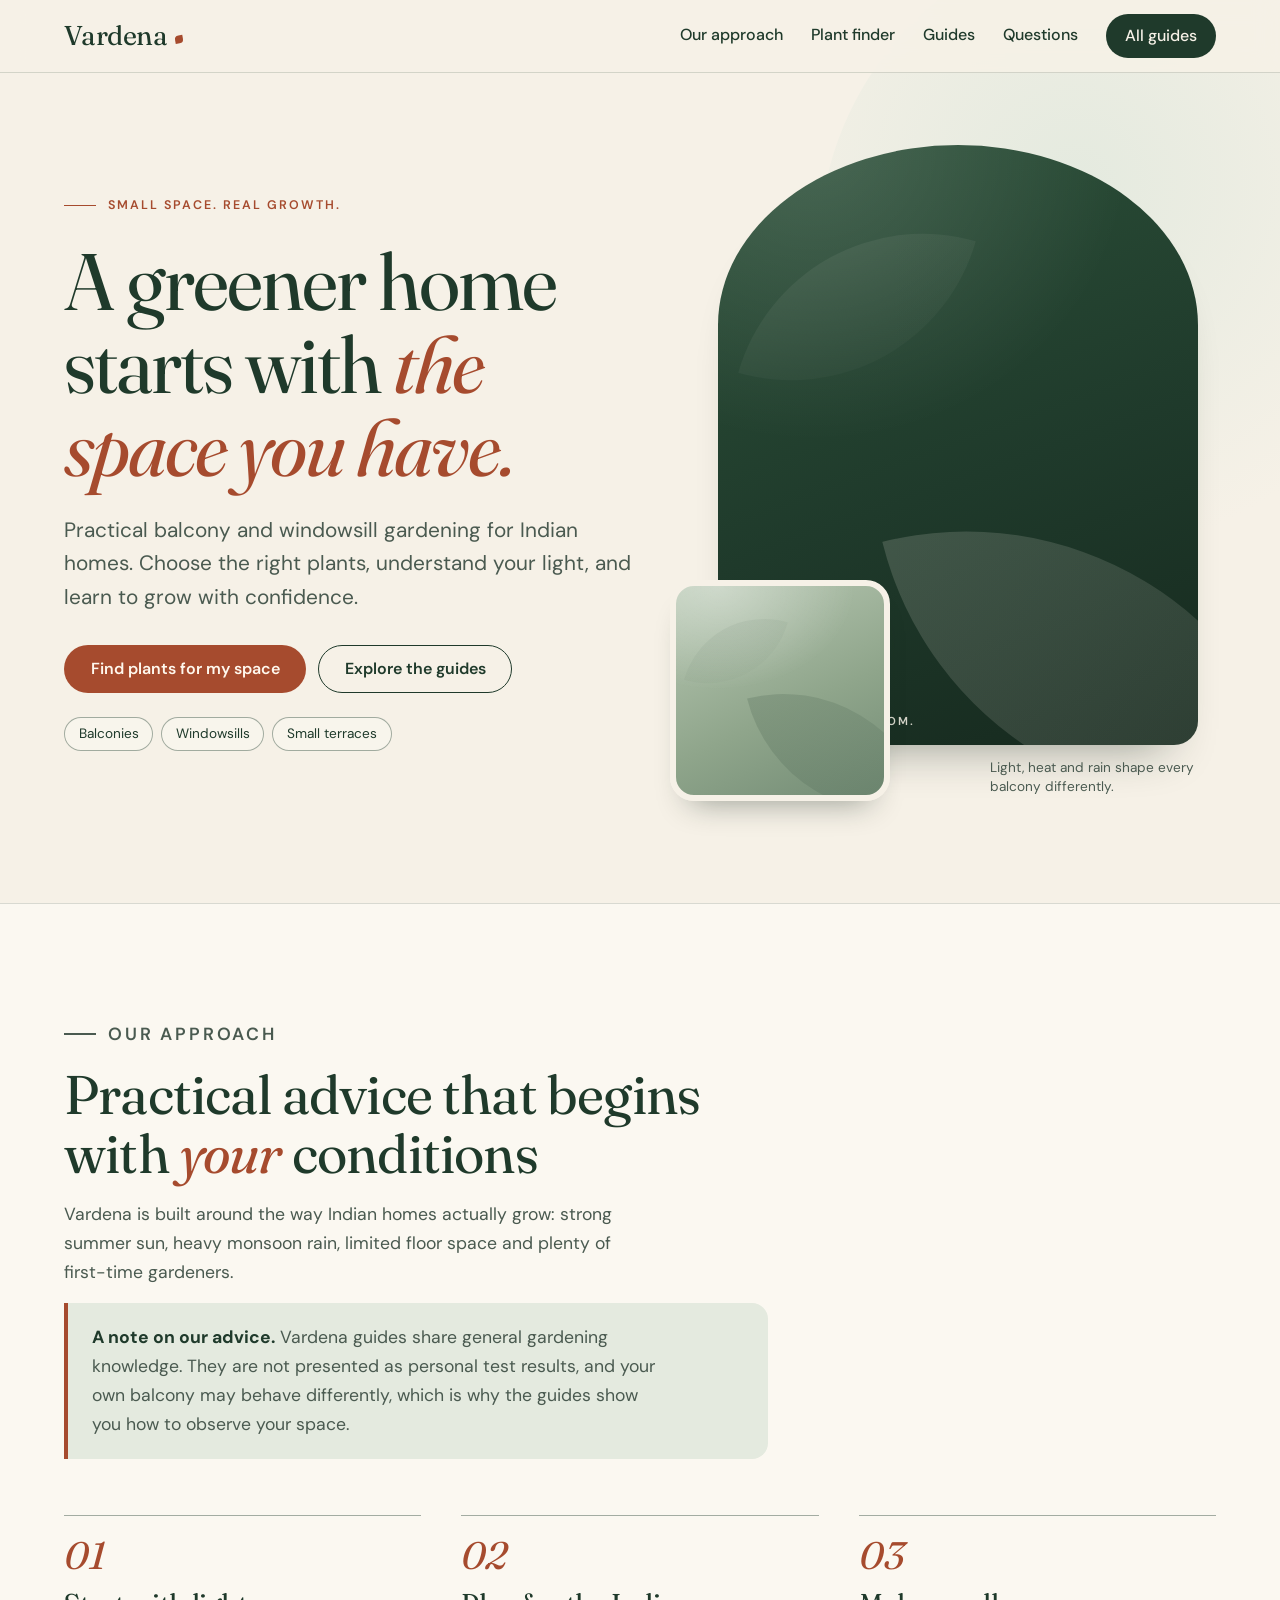
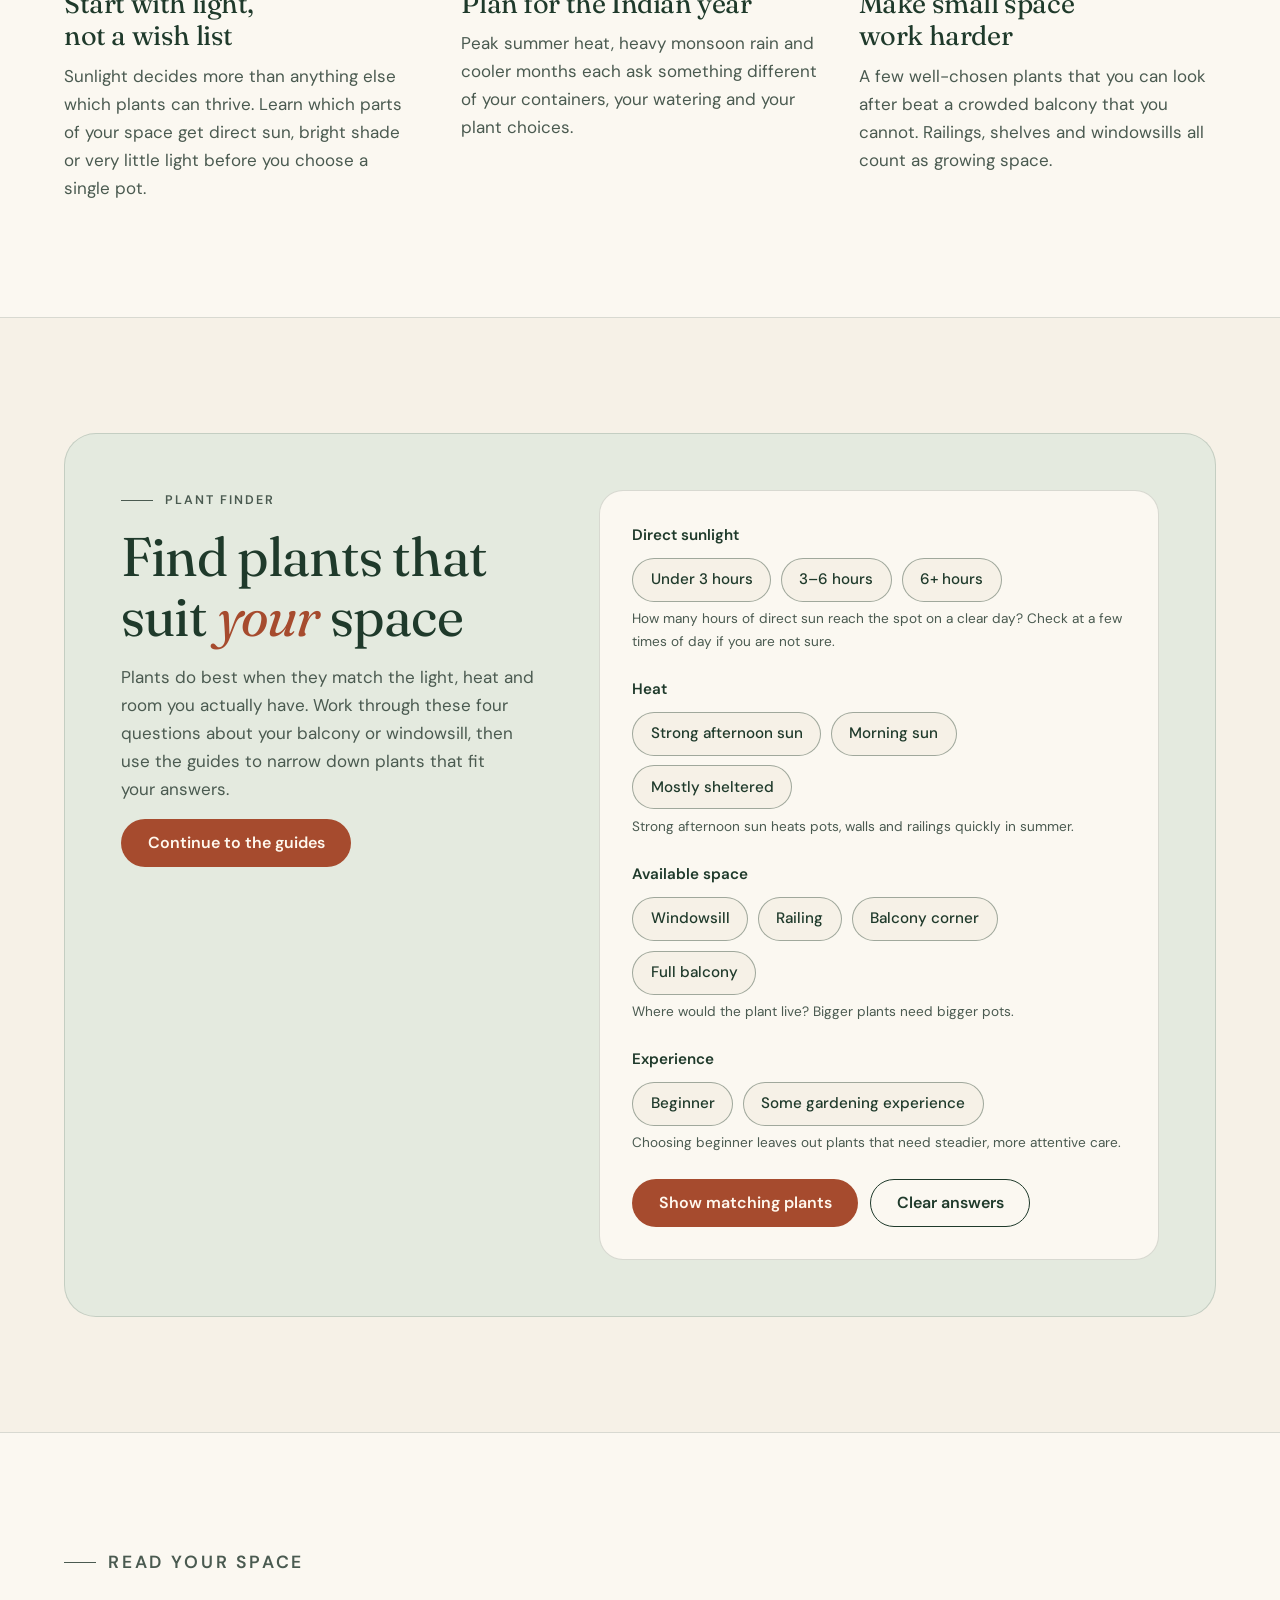
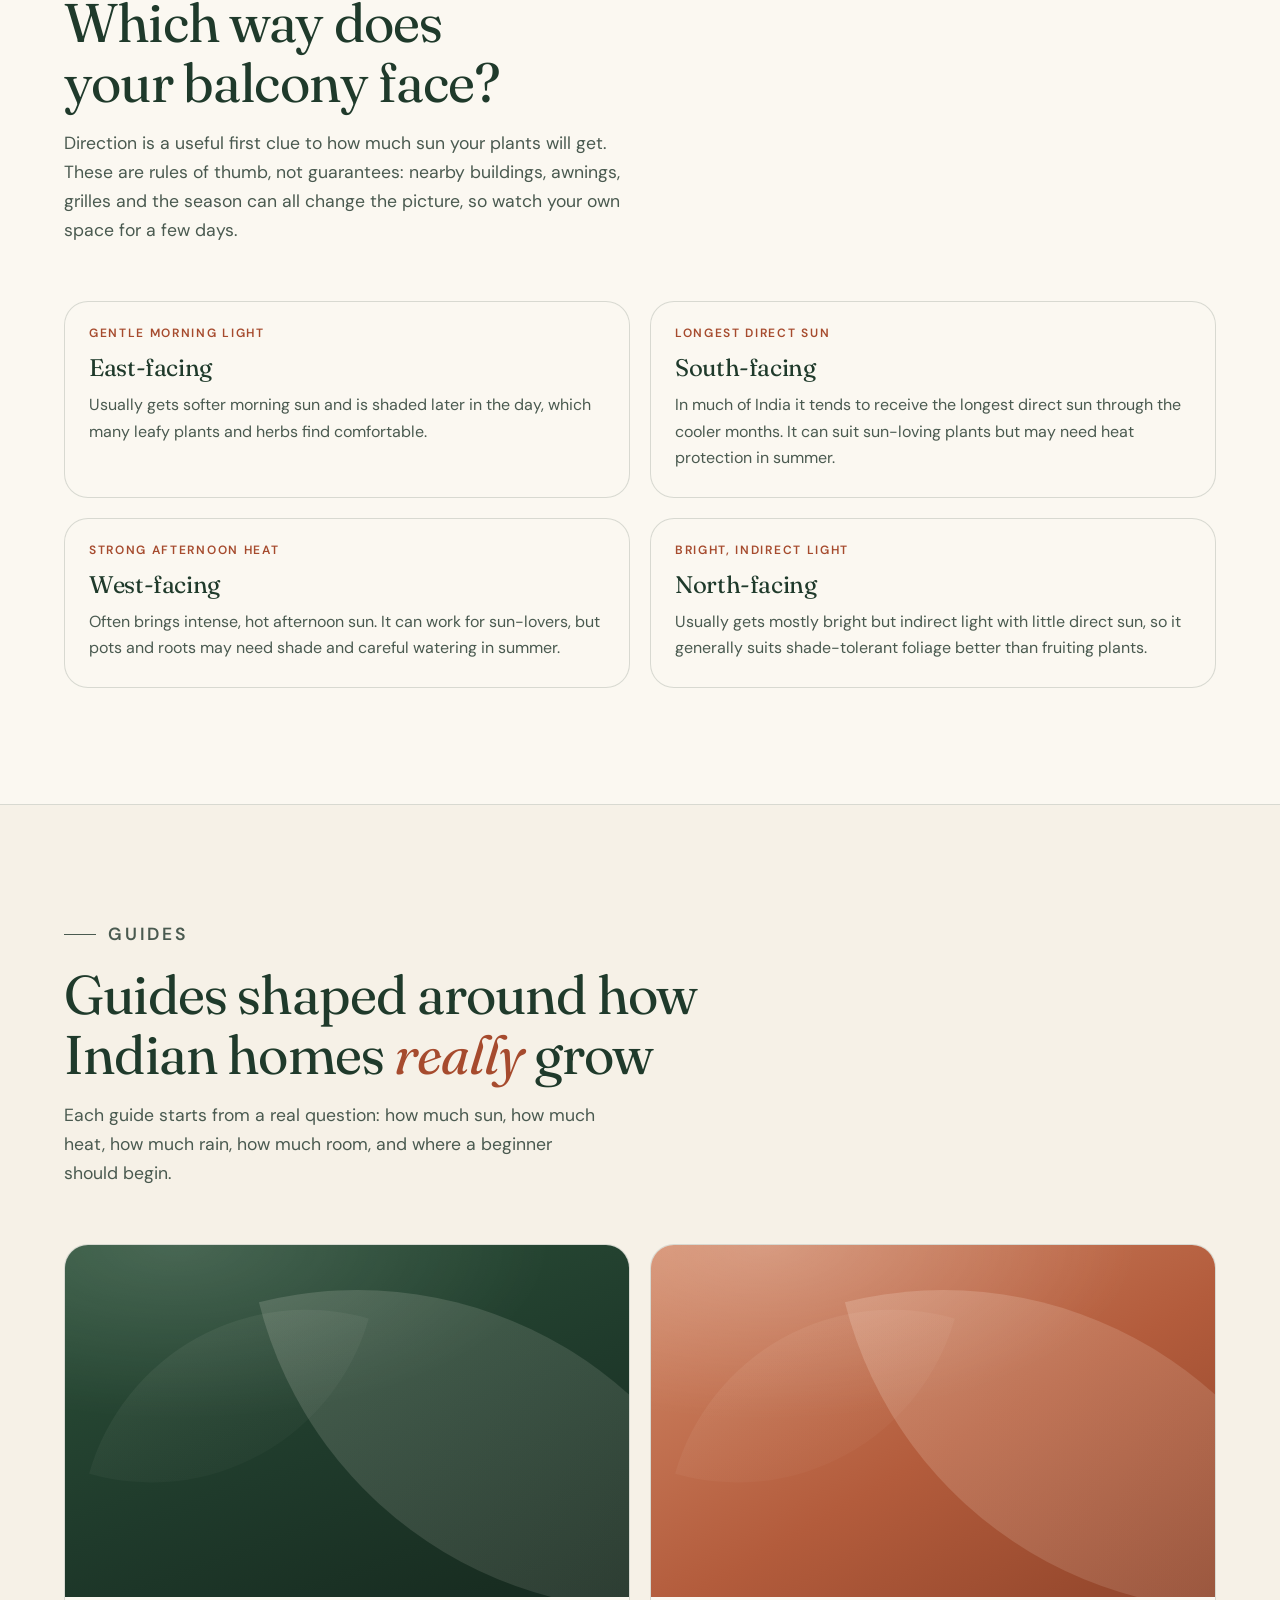
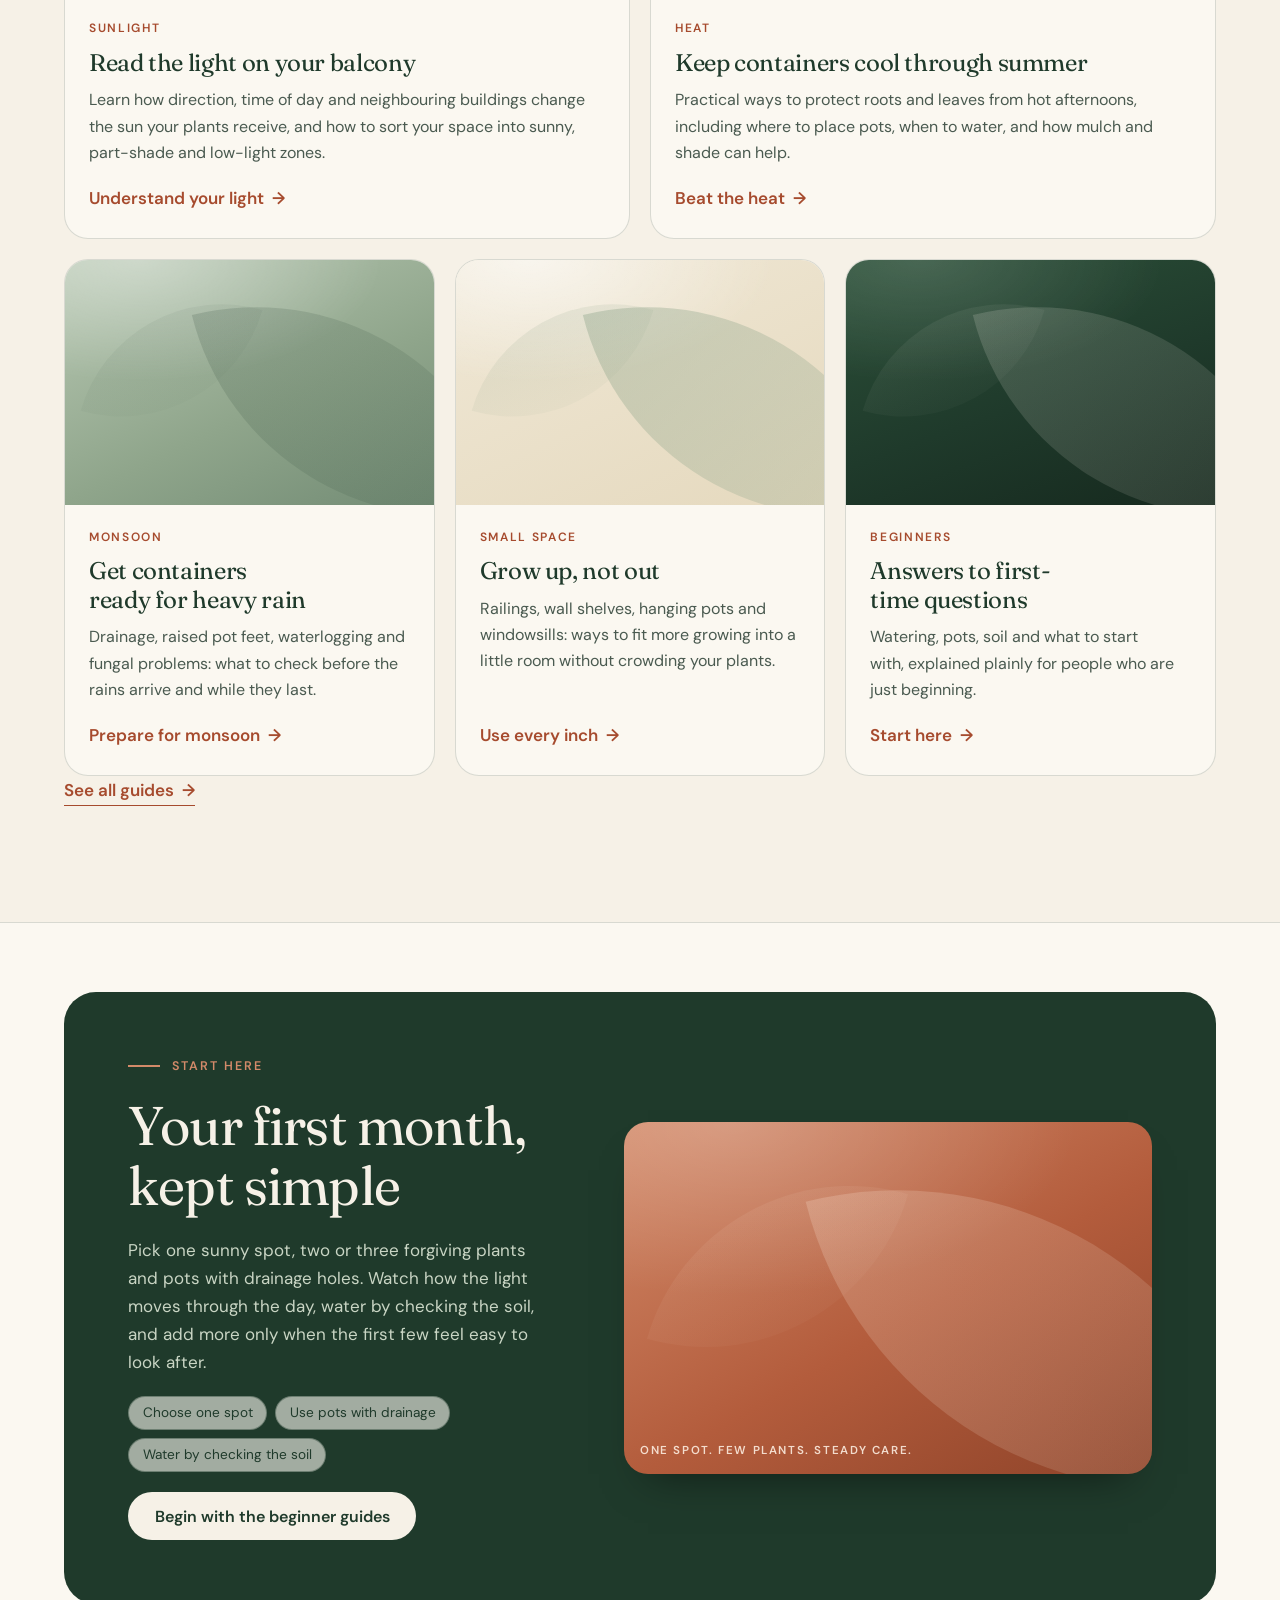
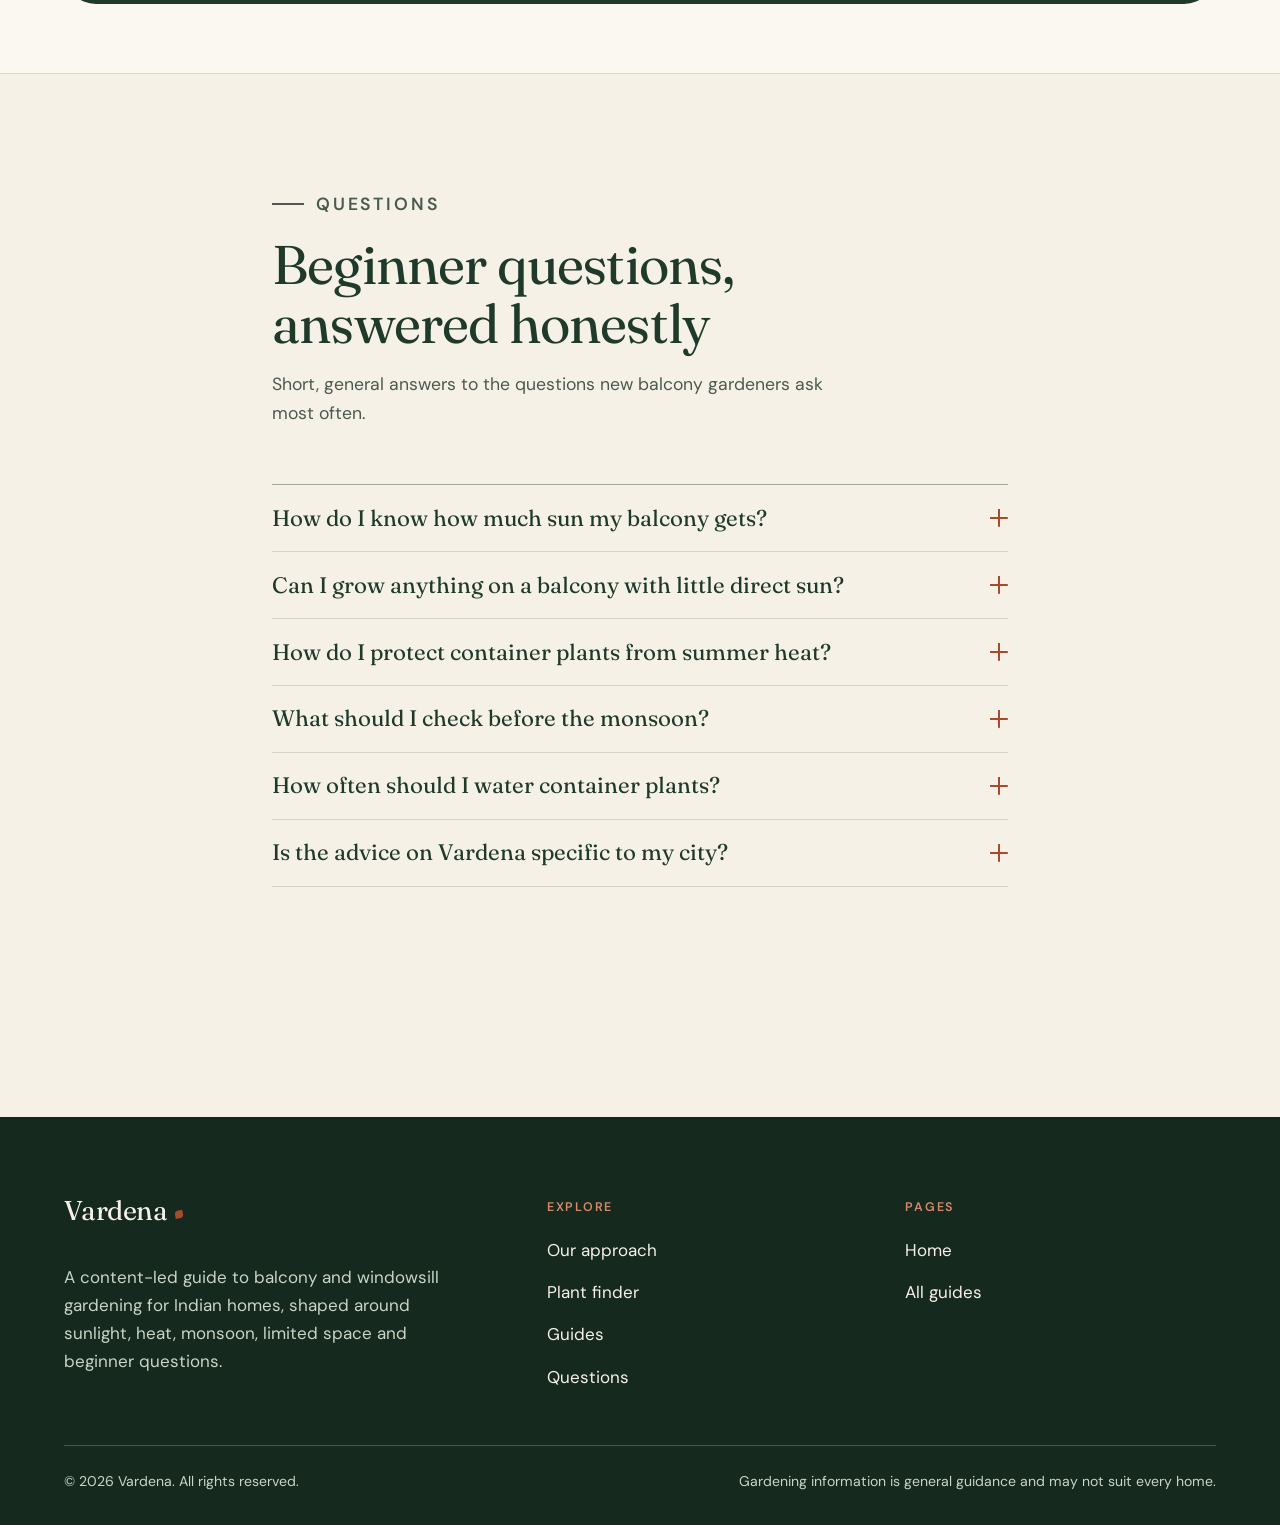
<file: index.html>
<!DOCTYPE html>
<html lang="en-IN">
<head>
  <meta charset="utf-8">
  <meta name="viewport" content="width=device-width, initial-scale=1">

  <title>Vardena | Balcony and Windowsill Gardening for Indian Homes</title>
  <meta name="description" content="Practical balcony and windowsill gardening for Indian homes. Choose the right plants, understand your light, and learn to grow with confidence.">
  <meta name="robots" content="index, follow">
  <meta name="theme-color" content="#F6F1E7">
  <link rel="canonical" href="https://vardena-garden-store.pages.dev/">

  <!-- Open Graph and social cards -->
  <meta property="og:type" content="website">
  <meta property="og:site_name" content="Vardena">
  <meta property="og:locale" content="en_IN">
  <meta property="og:title" content="Vardena | Balcony and Windowsill Gardening for Indian Homes">
  <meta property="og:description" content="Practical balcony and windowsill gardening for Indian homes. Choose the right plants, understand your light, and learn to grow with confidence.">
  <meta property="og:url" content="https://vardena-garden-store.pages.dev/">
  <meta name="twitter:card" content="summary">
  <meta name="twitter:title" content="Vardena | Balcony and Windowsill Gardening for Indian Homes">
  <meta name="twitter:description" content="Practical balcony and windowsill gardening for Indian homes. Choose the right plants, understand your light, and learn to grow with confidence.">

  <!-- Built-in favicon (no separate image file needed) -->
  <link rel="icon" href="data:image/svg+xml,%3Csvg xmlns='http://www.w3.org/2000/svg' viewBox='0 0 32 32'%3E%3Crect width='32' height='32' rx='8' fill='%231F3A2B'/%3E%3Cpath d='M9 23c0-9 6-14 15-14 0 9-5 15-15 14z' fill='%23F6F1E7'/%3E%3C/svg%3E">

  <!-- Fonts: Fraunces (display) and DM Sans (body). Fallback fonts are set in styles.css -->
  <link rel="preconnect" href="https://fonts.googleapis.com">
  <link rel="preconnect" href="https://fonts.gstatic.com" crossorigin>
  <link rel="stylesheet" href="https://fonts.googleapis.com/css2?family=DM+Sans:ital,opsz,wght@0,9..40,400;0,9..40,500;0,9..40,600&amp;family=Fraunces:ital,opsz,wght@0,9..144,400;1,9..144,400&amp;display=swap">

  <link rel="stylesheet" href="styles.css">

  <!-- Small file; loads before first paint so the menu never flashes in its no-JavaScript layout -->
  <script src="script.js"></script>

  <script type="application/ld+json">
  {
    "@context": "https://schema.org",
    "@graph": [
      {
        "@type": "WebSite",
        "@id": "https://vardena-garden-store.pages.dev/#website",
        "url": "https://vardena-garden-store.pages.dev/",
        "name": "Vardena",
        "description": "Practical balcony and windowsill gardening for Indian homes.",
        "inLanguage": "en-IN",
        "publisher": { "@id": "https://vardena-garden-store.pages.dev/#organization" }
      },
      {
        "@type": "Organization",
        "@id": "https://vardena-garden-store.pages.dev/#organization",
        "name": "Vardena",
        "url": "https://vardena-garden-store.pages.dev/"
      },
      {
        "@type": "WebPage",
        "@id": "https://vardena-garden-store.pages.dev/#webpage",
        "url": "https://vardena-garden-store.pages.dev/",
        "name": "Vardena | Balcony and Windowsill Gardening for Indian Homes",
        "description": "Practical balcony and windowsill gardening for Indian homes. Choose the right plants, understand your light, and learn to grow with confidence.",
        "inLanguage": "en-IN",
        "isPartOf": { "@id": "https://vardena-garden-store.pages.dev/#website" }
      },
      {
        "@type": "FAQPage",
        "@id": "https://vardena-garden-store.pages.dev/#faq",
        "isPartOf": { "@id": "https://vardena-garden-store.pages.dev/#webpage" },
        "mainEntity": [
          {
            "@type": "Question",
            "name": "How do I know how much sun my balcony gets?",
            "acceptedAnswer": {
              "@type": "Answer",
              "text": "Check the space at a few points on a clear day, such as mid-morning, noon, mid-afternoon and early evening, and note which spots are in direct sun each time. Add up the hours for each spot. Gardeners often treat six or more hours of direct sun as full sun, three to six hours as part sun, and less than three as shade. Direction, nearby buildings, grilles and the season all change the result, so repeat the check when conditions change."
            }
          },
          {
            "@type": "Question",
            "name": "Can I grow anything on a balcony with little direct sun?",
            "acceptedAnswer": {
              "@type": "Answer",
              "text": "Yes, but choose carefully. Many leafy and foliage plants cope with less direct light than fruiting vegetables such as tomatoes and chillies, which generally need plenty of sun to crop well. Use your brightest spot for the plants that need it most, and match each plant to the light it actually receives."
            }
          },
          {
            "@type": "Question",
            "name": "How do I protect container plants from summer heat?",
            "acceptedAnswer": {
              "@type": "Answer",
              "text": "Keep pots away from hot walls and metal railings where you can, group pots close together so they shade one another, and water in the early morning or evening rather than in the heat of the day. A layer of mulch on the soil surface slows evaporation, and a shade net or cloth can take the edge off the harshest afternoon sun."
            }
          },
          {
            "@type": "Question",
            "name": "What should I check before the monsoon?",
            "acceptedAnswer": {
              "@type": "Answer",
              "text": "Make sure every pot has drainage holes and that the holes are not blocked. Lift pots slightly so water can escape instead of pooling underneath, and move delicate plants out of the heaviest rain if you can. During the rains, water less when the soil stays damp, and watch for yellowing leaves, mould or a sour smell from the soil, which can point to waterlogging."
            }
          },
          {
            "@type": "Question",
            "name": "How often should I water container plants?",
            "acceptedAnswer": {
              "@type": "Answer",
              "text": "There is no single schedule. Press a finger two to three centimetres into the soil. If it feels dry, water slowly until the excess runs out of the drainage holes. If it feels damp, wait. Pot size, plant type, heat, wind and rain all change how quickly soil dries, so small pots in hot, open spots may need checking more often in summer."
            }
          },
          {
            "@type": "Question",
            "name": "Is the advice on Vardena specific to my city?",
            "acceptedAnswer": {
              "@type": "Answer",
              "text": "Not exactly. Vardena guides share general principles for balcony and windowsill growing in Indian homes. Climate varies widely between cities, and even between floors of the same building, so use the guides as a starting point, observe your own space, and ask a local nursery which plants suit your area."
            }
          }
        ]
      }
    ]
  }
  </script>
</head>

<body>
  <a class="skip-link" href="#main">Skip to main content</a>

  <header class="site-header">
    <div class="container site-header__inner">
      <a class="brand" href="index.html">Vardena<span class="brand__dot" aria-hidden="true"></span></a>

      <button class="nav-toggle" type="button" aria-expanded="false" aria-controls="site-nav">
        <span class="nav-toggle__icon" aria-hidden="true"></span>
        <span class="nav-toggle__label">Menu</span>
      </button>

      <nav class="site-nav" id="site-nav" aria-label="Main">
        <ul class="site-nav__list">
          <li><a href="#approach">Our approach</a></li>
          <li><a href="#plant-finder">Plant finder</a></li>
          <li><a href="#guides">Guides</a></li>
          <li><a href="#faq">Questions</a></li>
          <li><a class="nav-cta" href="Guide.html">All guides</a></li>
        </ul>
      </nav>
    </div>
  </header>

  <main id="main" tabindex="-1">

    <!-- HERO -->
    <section class="hero" aria-labelledby="hero-title">
      <div class="container hero__grid">
        <div class="hero__content">
          <p class="eyebrow">SMALL SPACE. REAL GROWTH.</p>
          <h1 id="hero-title">A greener home starts with <em>the space you have.</em></h1>
          <p class="lead">Practical balcony and windowsill gardening for Indian homes. Choose the right plants, understand your light, and learn to grow with confidence.</p>
          <div class="hero__actions">
            <a class="btn btn--primary" href="#plant-finder">Find plants for my space</a>
            <a class="btn btn--secondary" href="#guides">Explore the guides</a>
          </div>
          <ul class="pill-list" aria-label="Spaces Vardena covers">
            <li>Balconies</li>
            <li>Windowsills</li>
            <li>Small terraces</li>
          </ul>
        </div>

        <div class="hero__media">
          <div class="media media--forest media--arch" aria-hidden="true">
            <span class="media__label">Light. Heat. Rain. Room.</span>
          </div>
          <div class="hero__inset media media--sage media--square" aria-hidden="true"></div>
          <p class="hero__caption">Light, heat and rain shape every balcony differently.</p>
        </div>
      </div>
    </section>

    <!-- APPROACH -->
    <section class="section section--paper" id="approach" aria-labelledby="approach-title">
      <div class="container">
        <div class="section-head reveal">
          <p class="eyebrow">Our approach</p>
          <h2 id="approach-title">Practical advice that begins with <em>your</em> conditions</h2>
          <p>Vardena is built around the way Indian homes actually grow: strong summer sun, heavy monsoon rain, limited floor space and plenty of first-time gardeners.</p>
          <div class="callout">
            <p><strong>A note on our advice.</strong> Vardena guides share general gardening knowledge. They are not presented as personal test results, and your own balcony may behave differently, which is why the guides show you how to observe your space.</p>
          </div>
        </div>

        <div class="principles reveal">
          <article class="principle">
            <span class="principle__num" aria-hidden="true">01</span>
            <h3>Start with light, not a wish list</h3>
            <p>Sunlight decides more than anything else which plants can thrive. Learn which parts of your space get direct sun, bright shade or very little light before you choose a single pot.</p>
          </article>
          <article class="principle">
            <span class="principle__num" aria-hidden="true">02</span>
            <h3>Plan for the Indian year</h3>
            <p>Peak summer heat, heavy monsoon rain and cooler months each ask something different of your containers, your watering and your plant choices.</p>
          </article>
          <article class="principle">
            <span class="principle__num" aria-hidden="true">03</span>
            <h3>Make small space work harder</h3>
            <p>A few well-chosen plants that you can look after beat a crowded balcony that you cannot. Railings, shelves and windowsills all count as growing space.</p>
          </article>
        </div>
      </div>
    </section>

    <!-- PLANT FINDER -->
    <section class="section" id="plant-finder" aria-labelledby="finder-title">
      <div class="container">
        <div class="finder reveal">
          <div class="finder__layout">
            <div class="finder__intro">
              <p class="eyebrow">Plant finder</p>
              <h2 id="finder-title">Find plants that suit <em>your</em> space</h2>
              <p>Plants do best when they match the light, heat and room you actually have. Work through these four questions about your balcony or windowsill, then use the guides to narrow down plants that fit your answers.</p>
              <div class="finder__actions">
                <a class="btn btn--primary" href="Guide.html">Continue to the guides</a>
              </div>
            </div>

            <div class="finder__form">
              <div>
                <p class="card__kicker">Question 1</p>
                <h3>How much direct sun does it get?</h3>
                <p class="field__hint">Watch your space on a clear day and note when sunlight reaches the spot. Gardeners often treat six or more hours of direct sun as full sun.</p>
                <ul class="tag-list" aria-label="Typical answers">
                  <li class="tag">Under 3 hours</li>
                  <li class="tag">3 to 6 hours</li>
                  <li class="tag">6 hours or more</li>
                </ul>
              </div>
              <div>
                <p class="card__kicker">Question 2</p>
                <h3>How hot does it get?</h3>
                <p class="field__hint">Spots against hot walls, or open to strong afternoon sun, heat up quickly in summer and can dry pots fast.</p>
                <ul class="tag-list" aria-label="Typical answers">
                  <li class="tag">Strong afternoon sun</li>
                  <li class="tag">Morning sun only</li>
                  <li class="tag">Mostly sheltered</li>
                </ul>
              </div>
              <div>
                <p class="card__kicker">Question 3</p>
                <h3>How much room do you have?</h3>
                <p class="field__hint">Container size limits root space, so the room you have shapes what is realistic to grow.</p>
                <ul class="tag-list" aria-label="Typical answers">
                  <li class="tag">Windowsill</li>
                  <li class="tag">Railing</li>
                  <li class="tag">Floor corner</li>
                  <li class="tag">Full balcony</li>
                </ul>
              </div>
              <div>
                <p class="card__kicker">Question 4</p>
                <h3>How much time can you give?</h3>
                <p class="field__hint">Small pots can dry out quickly in summer. Be honest about how often you can check on them.</p>
                <ul class="tag-list" aria-label="Typical answers">
                  <li class="tag">A few minutes daily</li>
                  <li class="tag">A few times a week</li>
                  <li class="tag">Mostly weekends</li>
                </ul>
              </div>
            </div>
          </div>
        </div>
      </div>
    </section>

    <!-- READ YOUR LIGHT -->
    <section class="section section--paper" id="read-your-light" aria-labelledby="light-title">
      <div class="container">
        <div class="section-head reveal">
          <p class="eyebrow">Read your space</p>
          <h2 id="light-title">Which way does your balcony face?</h2>
          <p>Direction is a useful first clue to how much sun your plants will get. These are rules of thumb, not guarantees: nearby buildings, awnings, grilles and the season can all change the picture, so watch your own space for a few days.</p>
        </div>

        <div class="card-grid reveal">
          <article class="card">
            <div class="card__body">
              <p class="card__kicker">Gentle morning light</p>
              <h3 class="card__title">East-facing</h3>
              <p class="card__text">Usually gets softer morning sun and is shaded later in the day, which many leafy plants and herbs find comfortable.</p>
            </div>
          </article>
          <article class="card">
            <div class="card__body">
              <p class="card__kicker">Longest direct sun</p>
              <h3 class="card__title">South-facing</h3>
              <p class="card__text">In much of India it tends to receive the longest direct sun through the cooler months. It can suit sun-loving plants but may need heat protection in summer.</p>
            </div>
          </article>
          <article class="card">
            <div class="card__body">
              <p class="card__kicker">Strong afternoon heat</p>
              <h3 class="card__title">West-facing</h3>
              <p class="card__text">Often brings intense, hot afternoon sun. It can work for sun-lovers, but pots and roots may need shade and careful watering in summer.</p>
            </div>
          </article>
          <article class="card">
            <div class="card__body">
              <p class="card__kicker">Bright, indirect light</p>
              <h3 class="card__title">North-facing</h3>
              <p class="card__text">Usually gets mostly bright but indirect light with little direct sun, so it generally suits shade-tolerant foliage better than fruiting plants.</p>
            </div>
          </article>
        </div>
      </div>
    </section>

    <!-- GUIDES -->
    <section class="section" id="guides" aria-labelledby="guides-title">
      <div class="container">
        <div class="section-head reveal">
          <p class="eyebrow">Guides</p>
          <h2 id="guides-title">Guides shaped around how Indian homes <em>really</em> grow</h2>
          <p>Each guide starts from a real question: how much sun, how much heat, how much rain, how much room, and where a beginner should begin.</p>
        </div>

        <div class="card-grid card-grid--editorial reveal">
          <article class="card">
            <div class="media media--forest media--wide" aria-hidden="true"></div>
            <div class="card__body">
              <p class="card__kicker">Sunlight</p>
              <h3 class="card__title">Read the light on your balcony</h3>
              <p class="card__text">Learn how direction, time of day and neighbouring buildings change the sun your plants receive, and how to sort your space into sunny, part-shade and low-light zones.</p>
              <a class="card__link" href="Guide.html">Understand your light</a>
            </div>
          </article>

          <article class="card">
            <div class="media media--terracotta media--wide" aria-hidden="true"></div>
            <div class="card__body">
              <p class="card__kicker">Heat</p>
              <h3 class="card__title">Keep containers cool through summer</h3>
              <p class="card__text">Practical ways to protect roots and leaves from hot afternoons, including where to place pots, when to water, and how mulch and shade can help.</p>
              <a class="card__link" href="Guide.html">Beat the heat</a>
            </div>
          </article>

          <article class="card">
            <div class="media media--sage media--wide" aria-hidden="true"></div>
            <div class="card__body">
              <p class="card__kicker">Monsoon</p>
              <h3 class="card__title">Get containers ready for heavy rain</h3>
              <p class="card__text">Drainage, raised pot feet, waterlogging and fungal problems: what to check before the rains arrive and while they last.</p>
              <a class="card__link" href="Guide.html">Prepare for monsoon</a>
            </div>
          </article>

          <article class="card">
            <div class="media media--ivory media--wide" aria-hidden="true"></div>
            <div class="card__body">
              <p class="card__kicker">Small space</p>
              <h3 class="card__title">Grow up, not out</h3>
              <p class="card__text">Railings, wall shelves, hanging pots and windowsills: ways to fit more growing into a little room without crowding your plants.</p>
              <a class="card__link" href="Guide.html">Use every inch</a>
            </div>
          </article>

          <article class="card">
            <div class="media media--forest media--wide" aria-hidden="true"></div>
            <div class="card__body">
              <p class="card__kicker">Beginners</p>
              <h3 class="card__title">Answers to first-time questions</h3>
              <p class="card__text">Watering, pots, soil and what to start with, explained plainly for people who are just beginning.</p>
              <a class="card__link" href="Guide.html">Start here</a>
            </div>
          </article>
        </div>

        <p class="reveal">
          <a class="text-link" href="Guide.html">See all guides</a>
        </p>
      </div>
    </section>

    <!-- FEATURE: FIRST MONTH -->
    <section class="section section--tight section--paper" aria-labelledby="first-month-title">
      <div class="container">
        <div class="feature reveal">
          <div class="feature__body">
            <p class="eyebrow">Start here</p>
            <h2 id="first-month-title">Your first month, kept simple</h2>
            <p>Pick one sunny spot, two or three forgiving plants and pots with drainage holes. Watch how the light moves through the day, water by checking the soil, and add more only when the first few feel easy to look after.</p>
            <ul class="pill-list" aria-label="First steps">
              <li>Choose one spot</li>
              <li>Use pots with drainage</li>
              <li>Water by checking the soil</li>
            </ul>
            <a class="btn btn--light" href="Guide.html">Begin with the beginner guides</a>
          </div>
          <div class="media media--terracotta media--landscape" aria-hidden="true">
            <span class="media__label">One spot. Few plants. Steady care.</span>
          </div>
        </div>
      </div>
    </section>

    <!-- FAQ -->
    <section class="section" id="faq" aria-labelledby="faq-title">
      <div class="container--narrow">
        <div class="section-head reveal">
          <p class="eyebrow">Questions</p>
          <h2 id="faq-title">Beginner questions, answered honestly</h2>
          <p>Short, general answers to the questions new balcony gardeners ask most often.</p>
        </div>

        <div class="faq reveal">
          <details>
            <summary>How do I know how much sun my balcony gets?</summary>
            <div class="faq__answer">
              <p>Check the space at a few points on a clear day, such as mid-morning, noon, mid-afternoon and early evening, and note which spots are in direct sun each time. Add up the hours for each spot. Gardeners often treat six or more hours of direct sun as full sun, three to six hours as part sun, and less than three as shade. Direction, nearby buildings, grilles and the season all change the result, so repeat the check when conditions change.</p>
            </div>
          </details>

          <details>
            <summary>Can I grow anything on a balcony with little direct sun?</summary>
            <div class="faq__answer">
              <p>Yes, but choose carefully. Many leafy and foliage plants cope with less direct light than fruiting vegetables such as tomatoes and chillies, which generally need plenty of sun to crop well. Use your brightest spot for the plants that need it most, and match each plant to the light it actually receives.</p>
            </div>
          </details>

          <details>
            <summary>How do I protect container plants from summer heat?</summary>
            <div class="faq__answer">
              <p>Keep pots away from hot walls and metal railings where you can, group pots close together so they shade one another, and water in the early morning or evening rather than in the heat of the day. A layer of mulch on the soil surface slows evaporation, and a shade net or cloth can take the edge off the harshest afternoon sun.</p>
            </div>
          </details>

          <details>
            <summary>What should I check before the monsoon?</summary>
            <div class="faq__answer">
              <p>Make sure every pot has drainage holes and that the holes are not blocked. Lift pots slightly so water can escape instead of pooling underneath, and move delicate plants out of the heaviest rain if you can. During the rains, water less when the soil stays damp, and watch for yellowing leaves, mould or a sour smell from the soil, which can point to waterlogging.</p>
            </div>
          </details>

          <details>
            <summary>How often should I water container plants?</summary>
            <div class="faq__answer">
              <p>There is no single schedule. Press a finger two to three centimetres into the soil. If it feels dry, water slowly until the excess runs out of the drainage holes. If it feels damp, wait. Pot size, plant type, heat, wind and rain all change how quickly soil dries, so small pots in hot, open spots may need checking more often in summer.</p>
            </div>
          </details>

          <details>
            <summary>Is the advice on Vardena specific to my city?</summary>
            <div class="faq__answer">
              <p>Not exactly. Vardena guides share general principles for balcony and windowsill growing in Indian homes. Climate varies widely between cities, and even between floors of the same building, so use the guides as a starting point, observe your own space, and ask a local nursery which plants suit your area.</p>
            </div>
          </details>
        </div>
      </div>
    </section>

  </main>

  <footer class="site-footer">
    <div class="container">
      <div class="footer-grid">
        <div class="footer-about">
          <a class="brand" href="index.html">Vardena<span class="brand__dot" aria-hidden="true"></span></a>
          <p>A content-led guide to balcony and windowsill gardening for Indian homes, shaped around sunlight, heat, monsoon, limited space and beginner questions.</p>
        </div>

        <nav aria-label="Explore">
          <p class="footer-title">Explore</p>
          <ul class="footer-list">
            <li><a href="#approach">Our approach</a></li>
            <li><a href="#plant-finder">Plant finder</a></li>
            <li><a href="#guides">Guides</a></li>
            <li><a href="#faq">Questions</a></li>
          </ul>
        </nav>

        <nav aria-label="Pages">
          <p class="footer-title">Pages</p>
          <ul class="footer-list">
            <li><a href="index.html">Home</a></li>
            <li><a href="Guide.html">All guides</a></li>
          </ul>
        </nav>
      </div>

      <div class="footer-bottom">
        <p>&copy; <span data-year>2026</span> Vardena. All rights reserved.</p>
        <p>Gardening information is general guidance and may not suit every home.</p>
      </div>
    </div>
  </footer>
</body>
                </html>
</file>
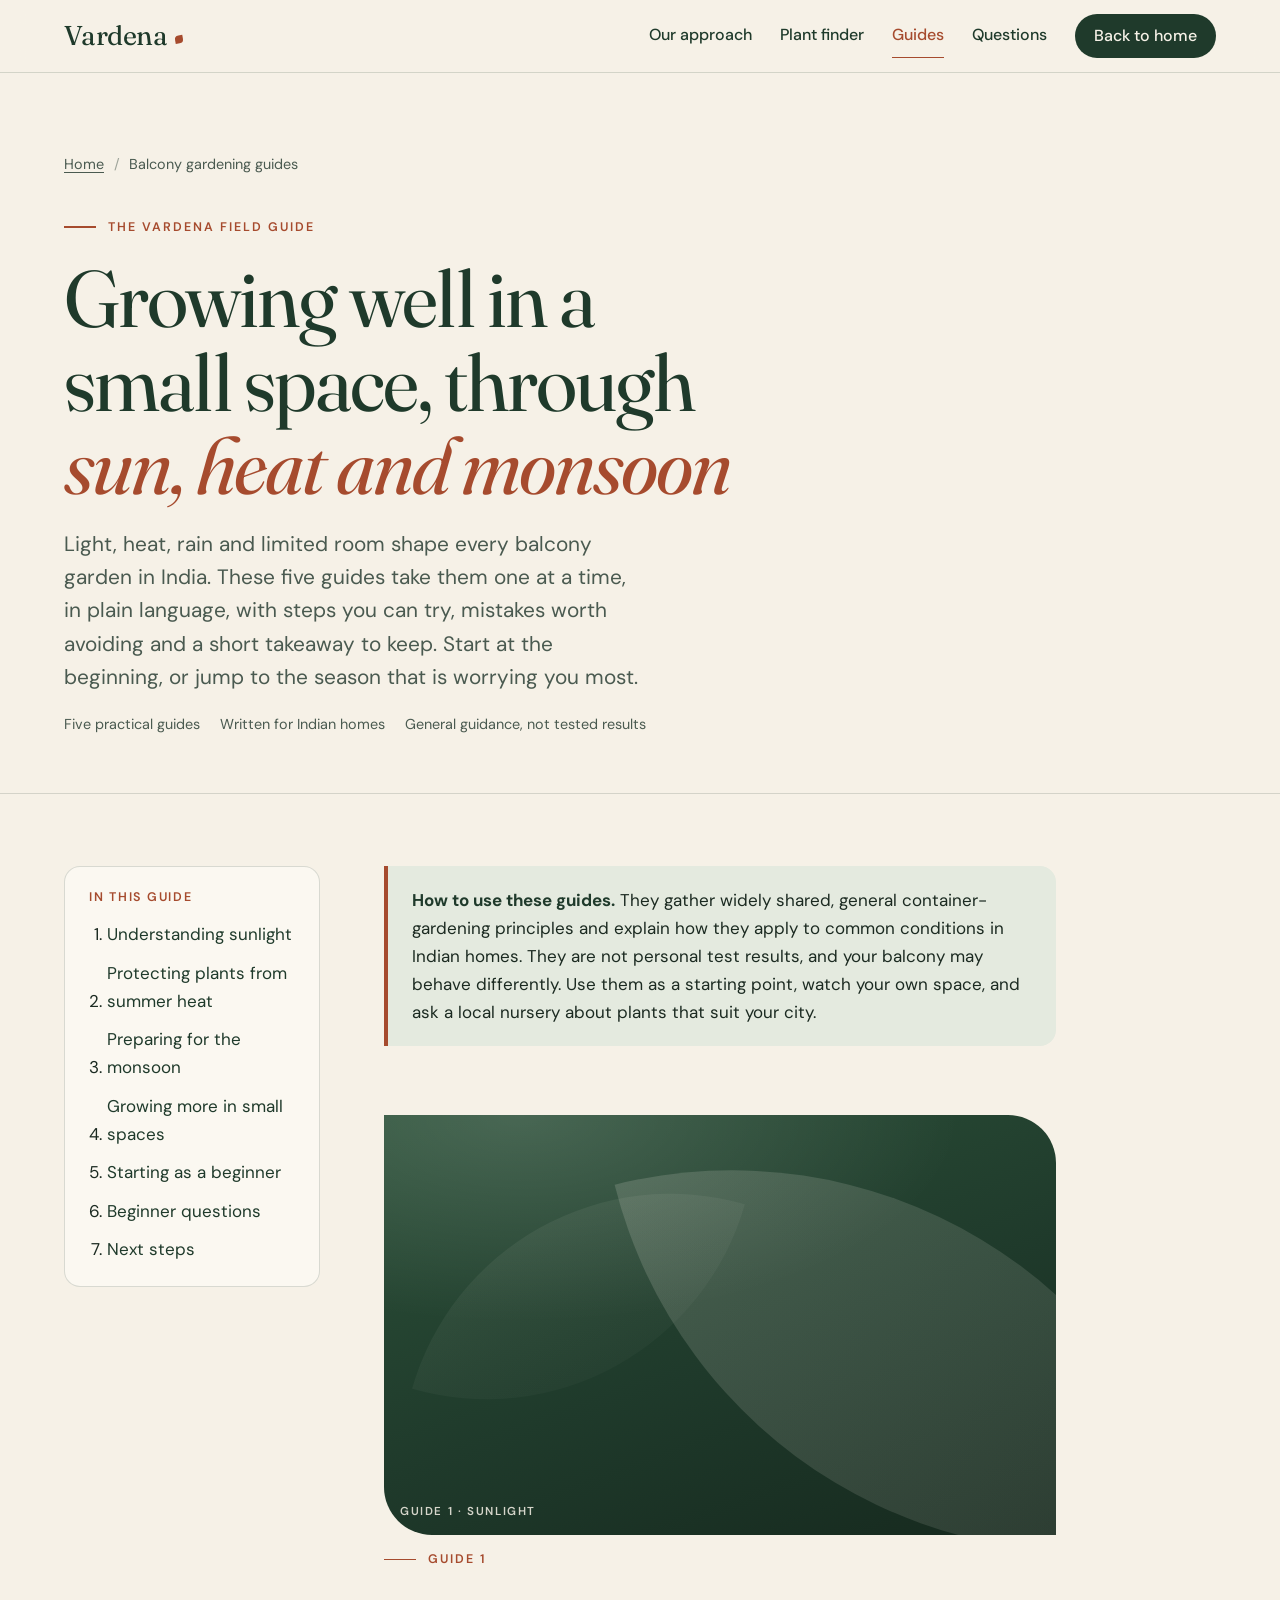
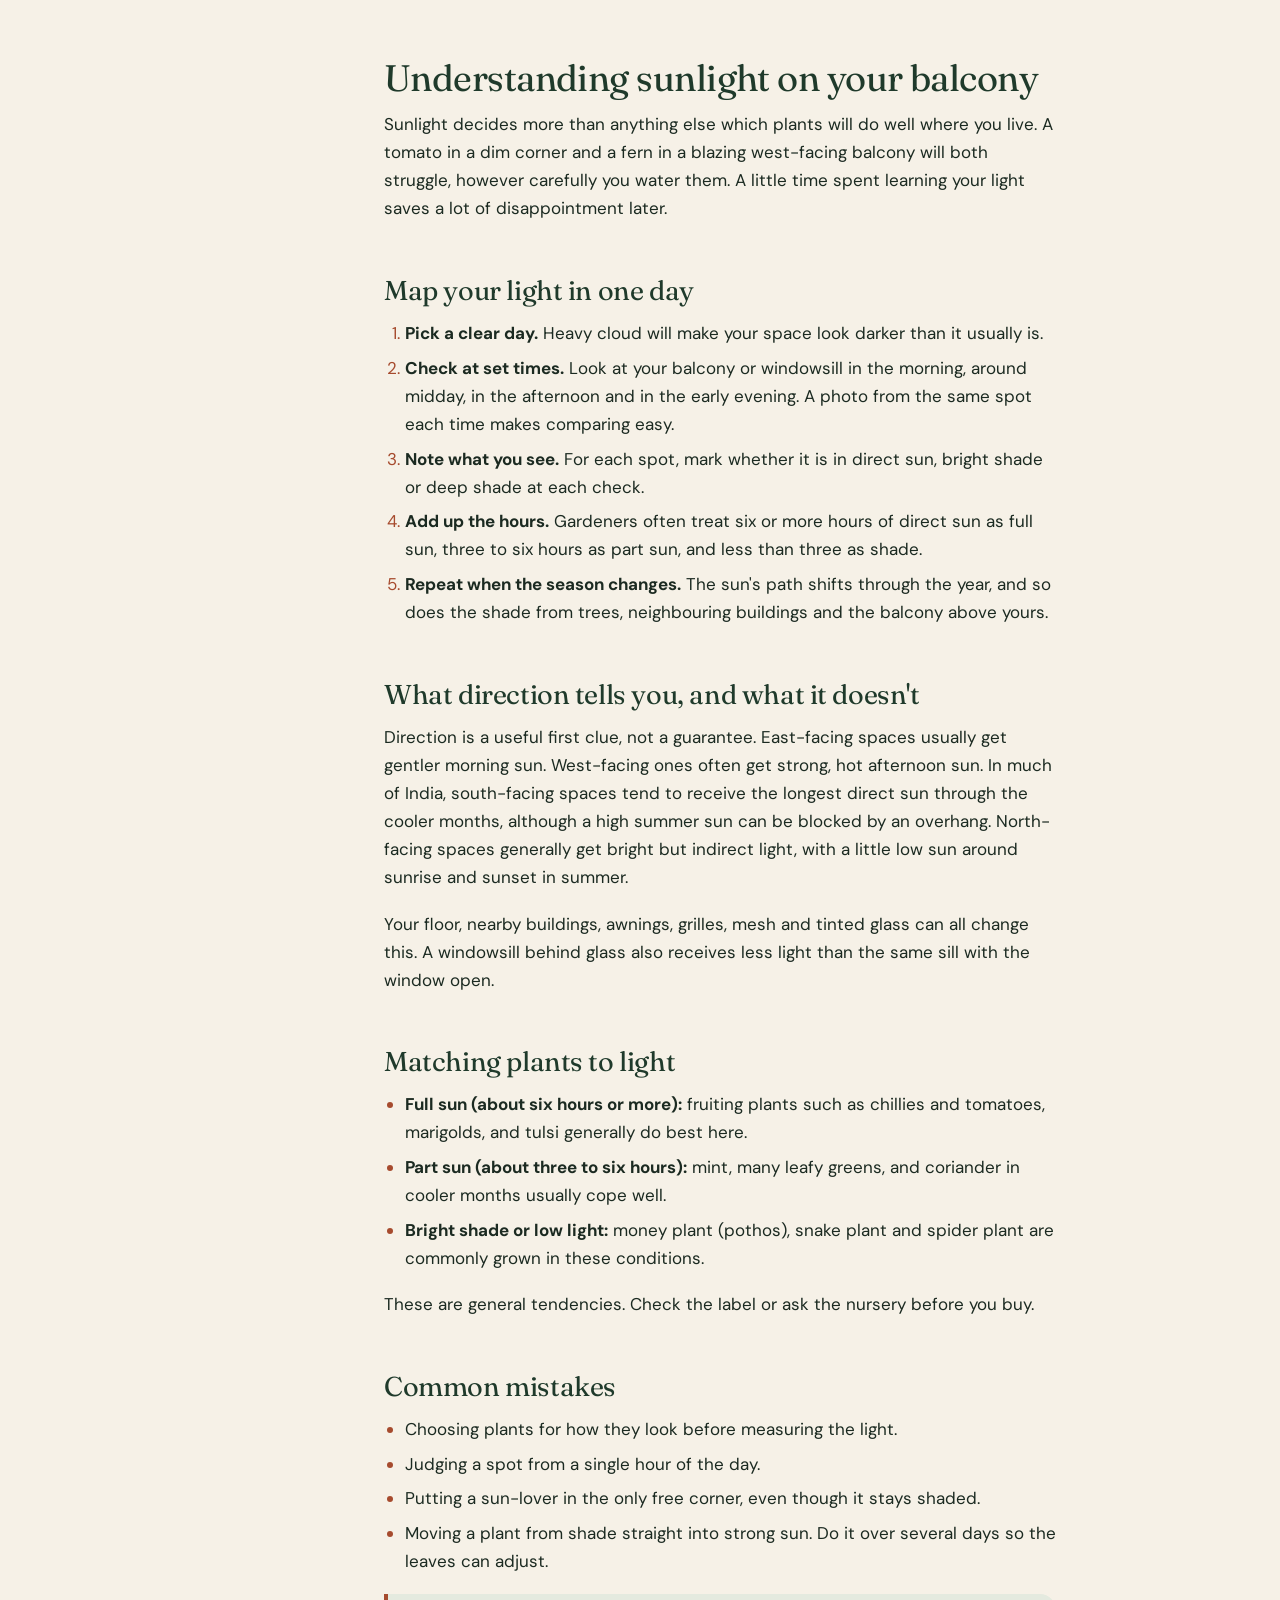
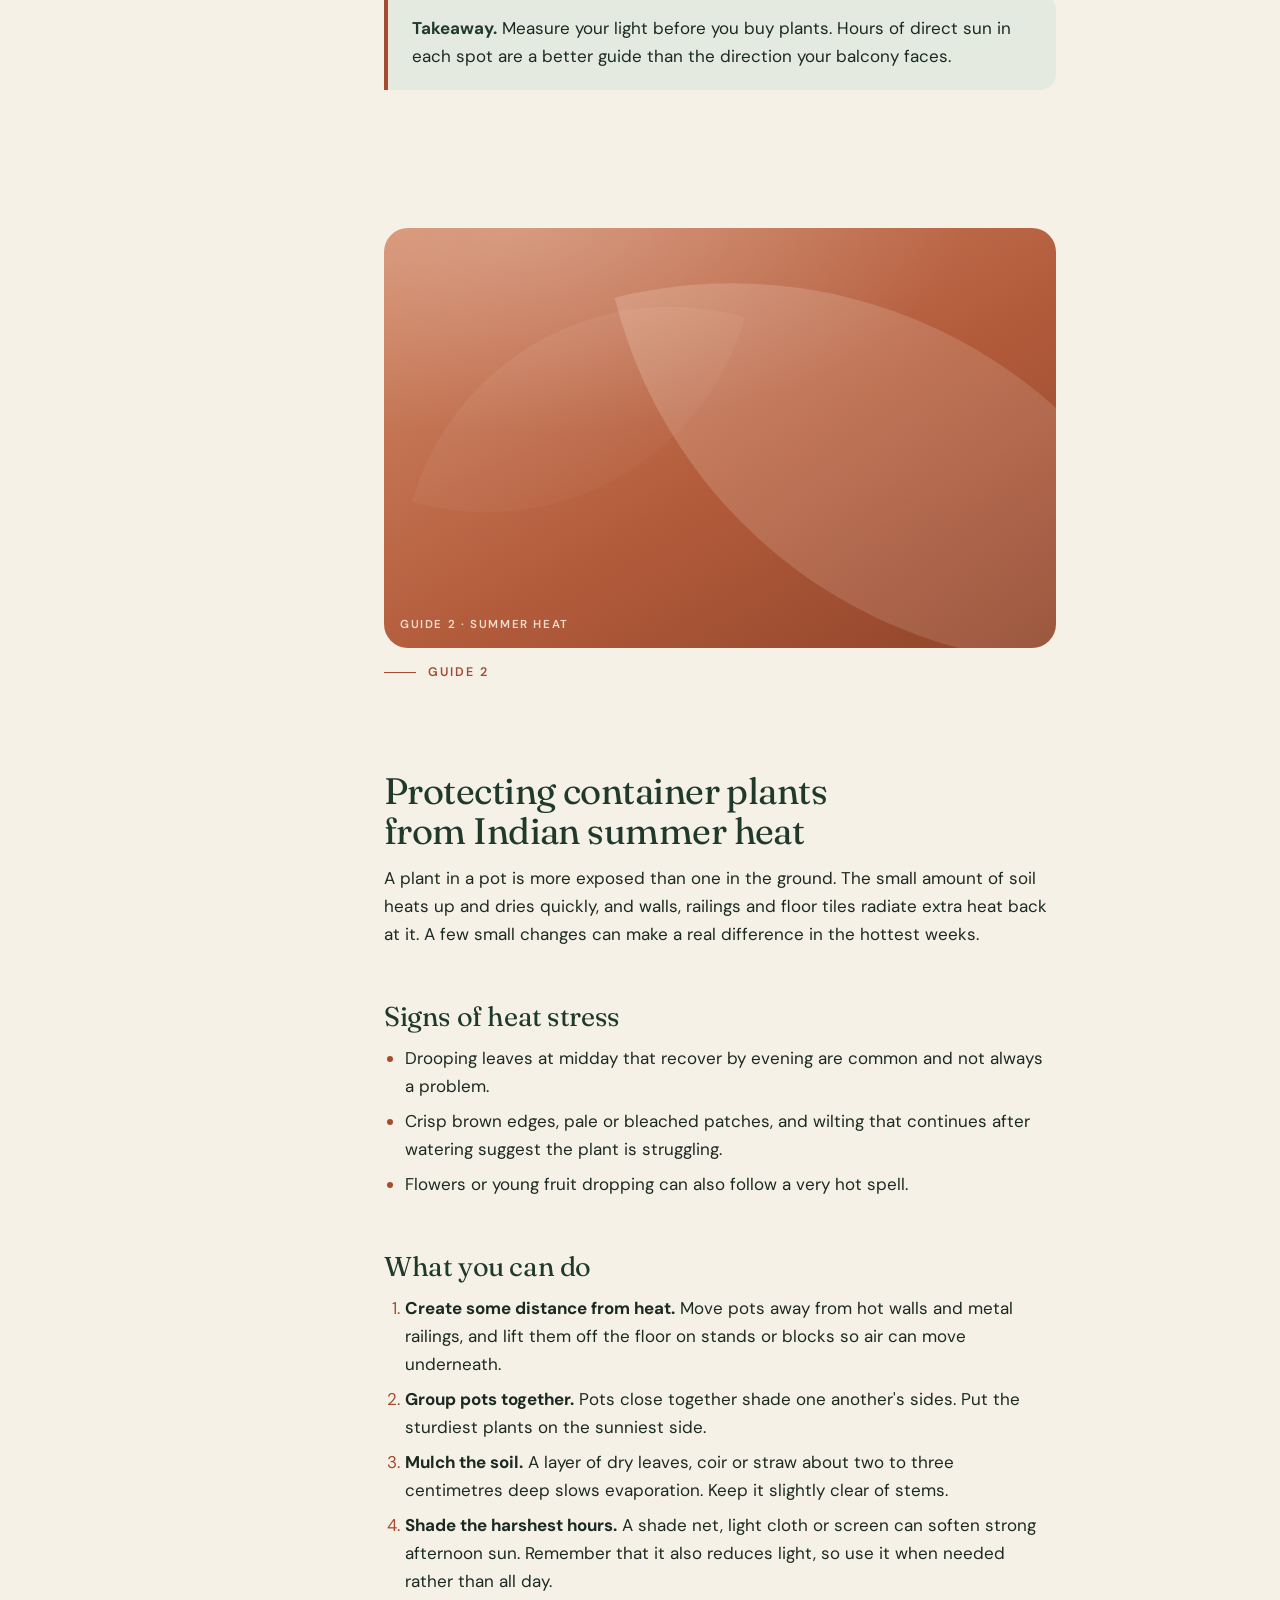
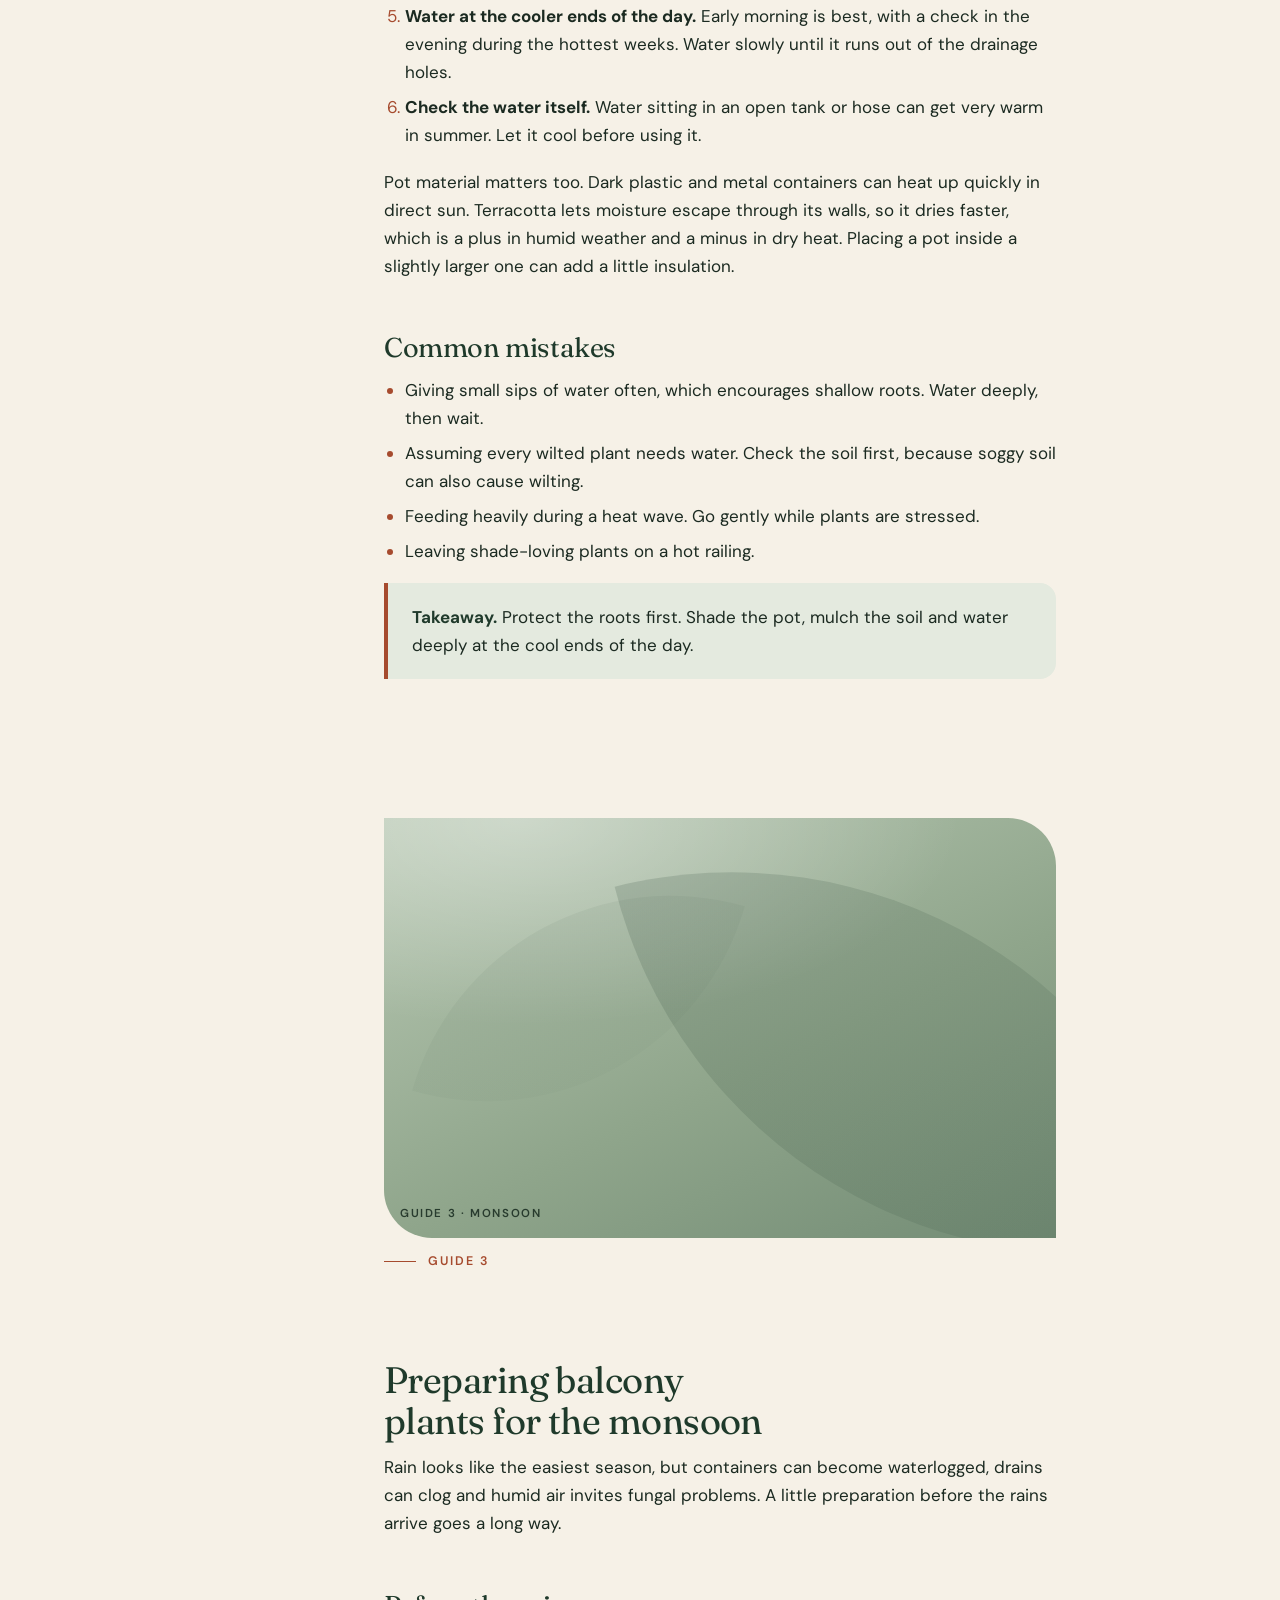
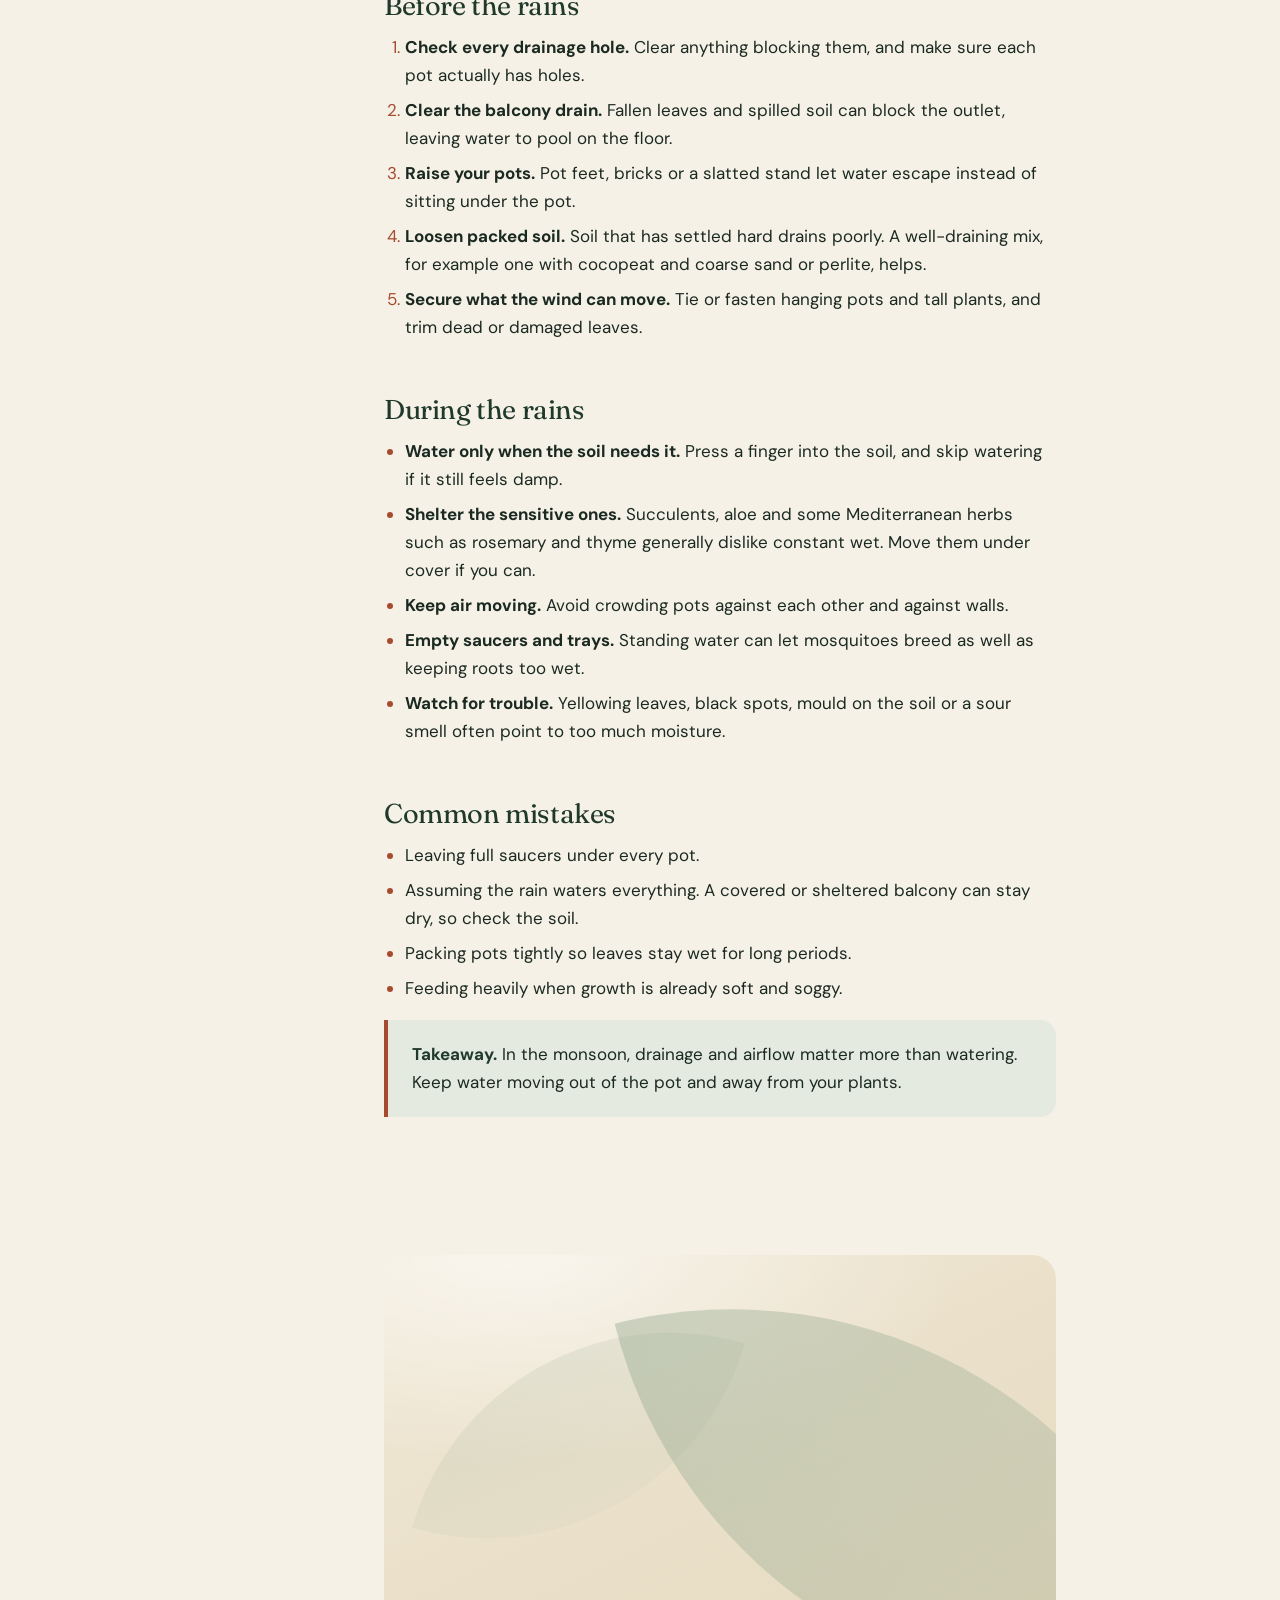
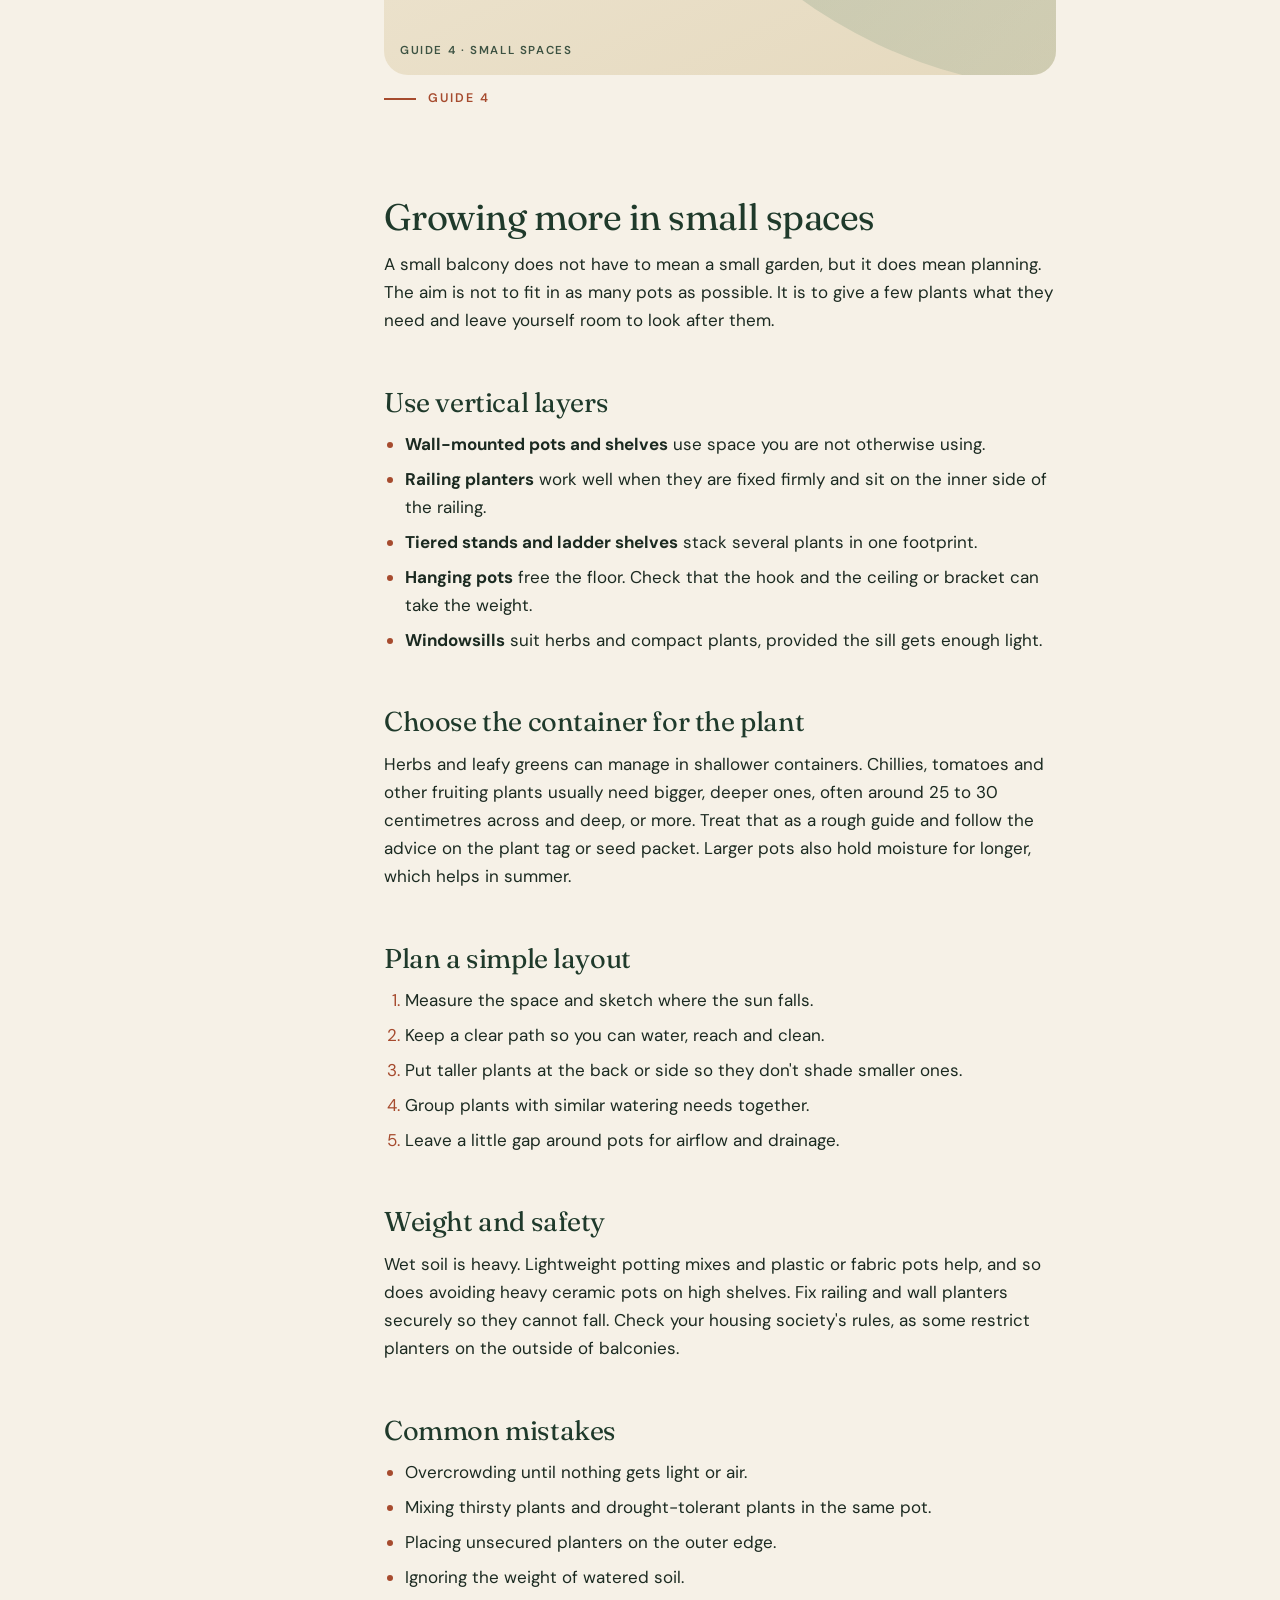
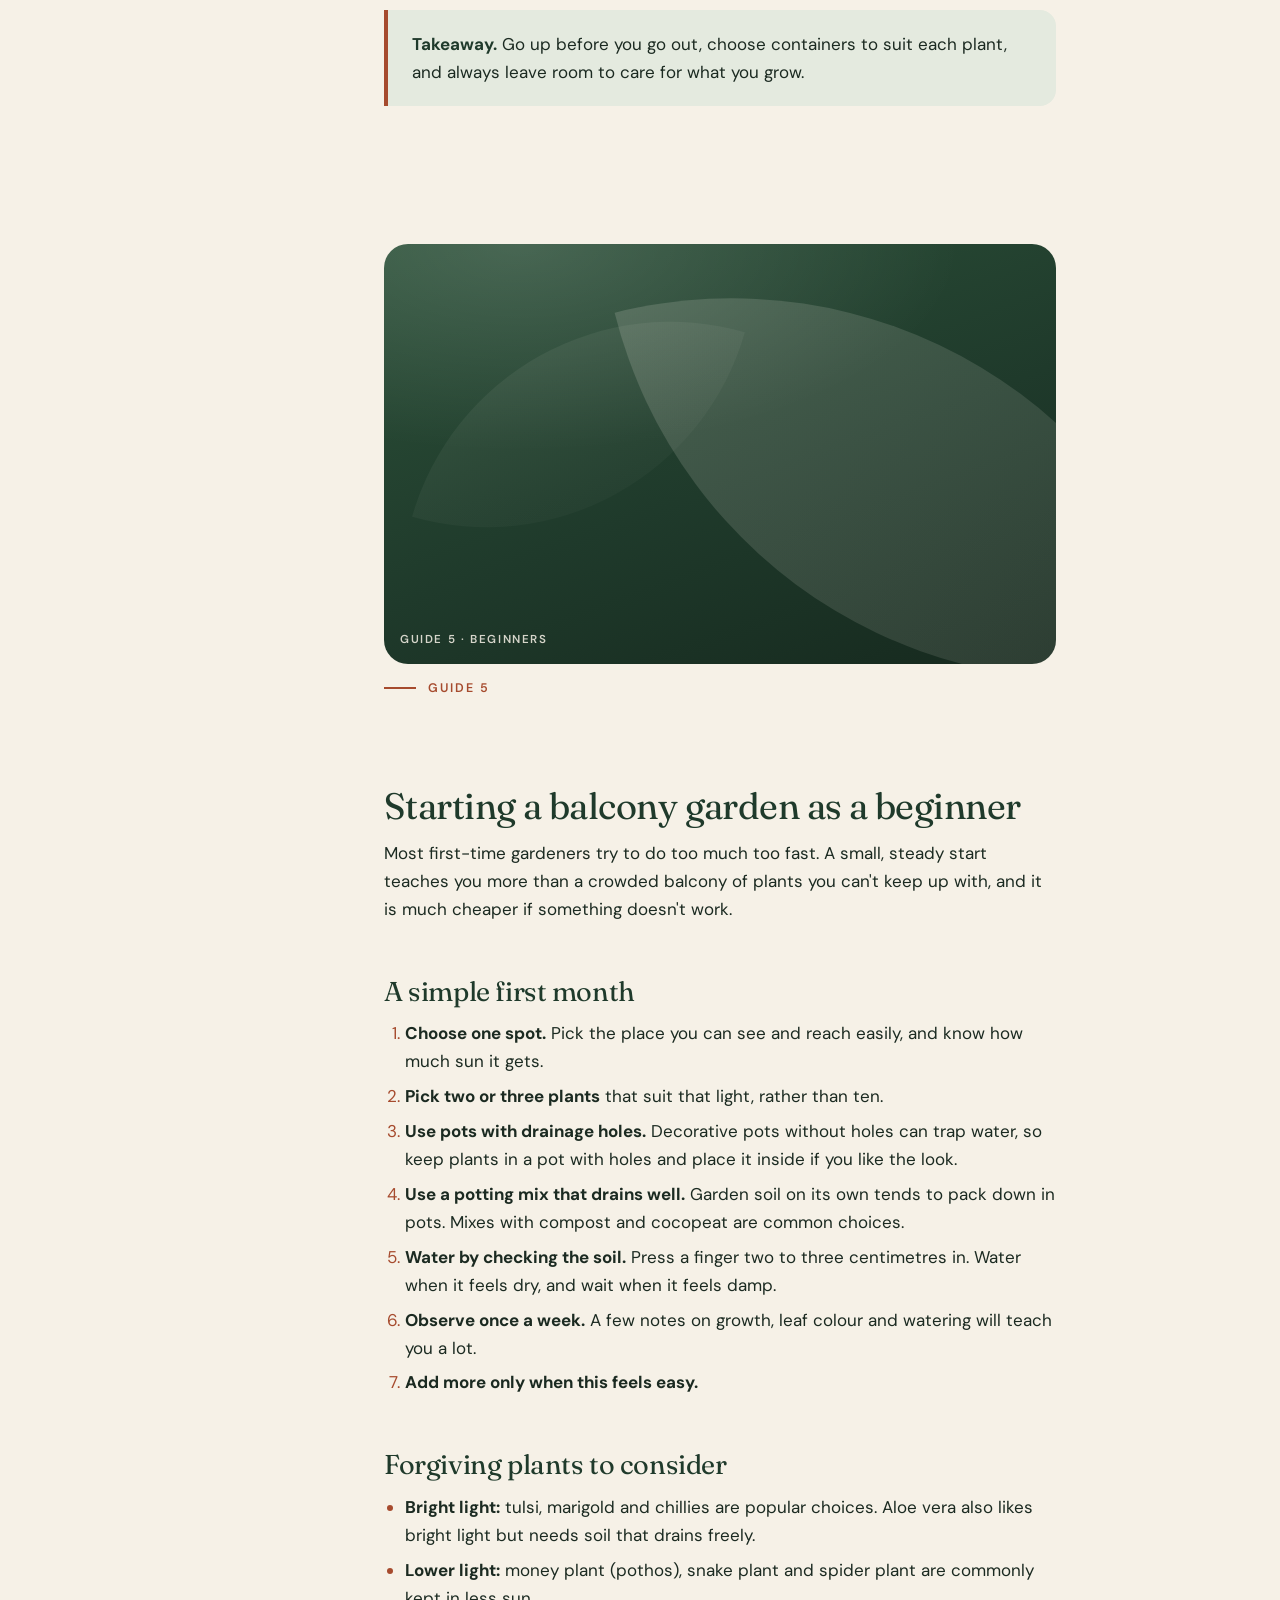
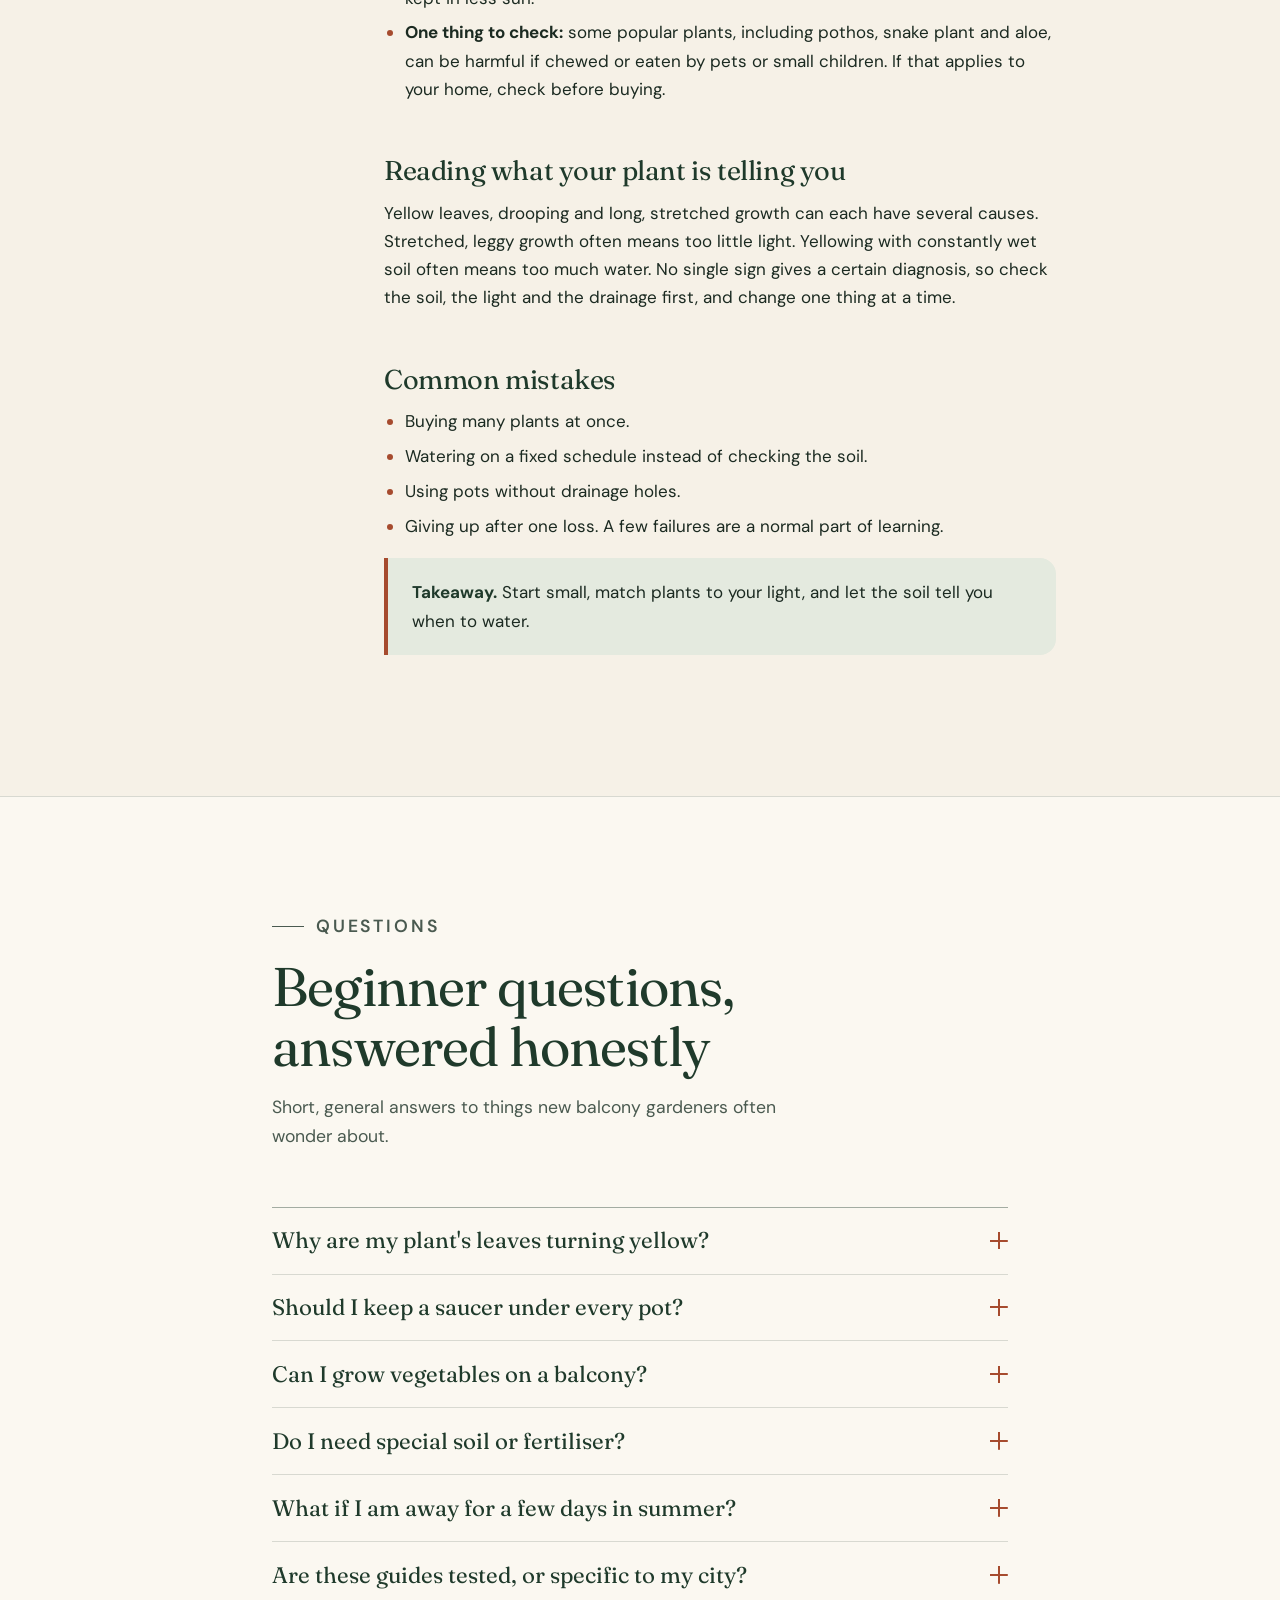
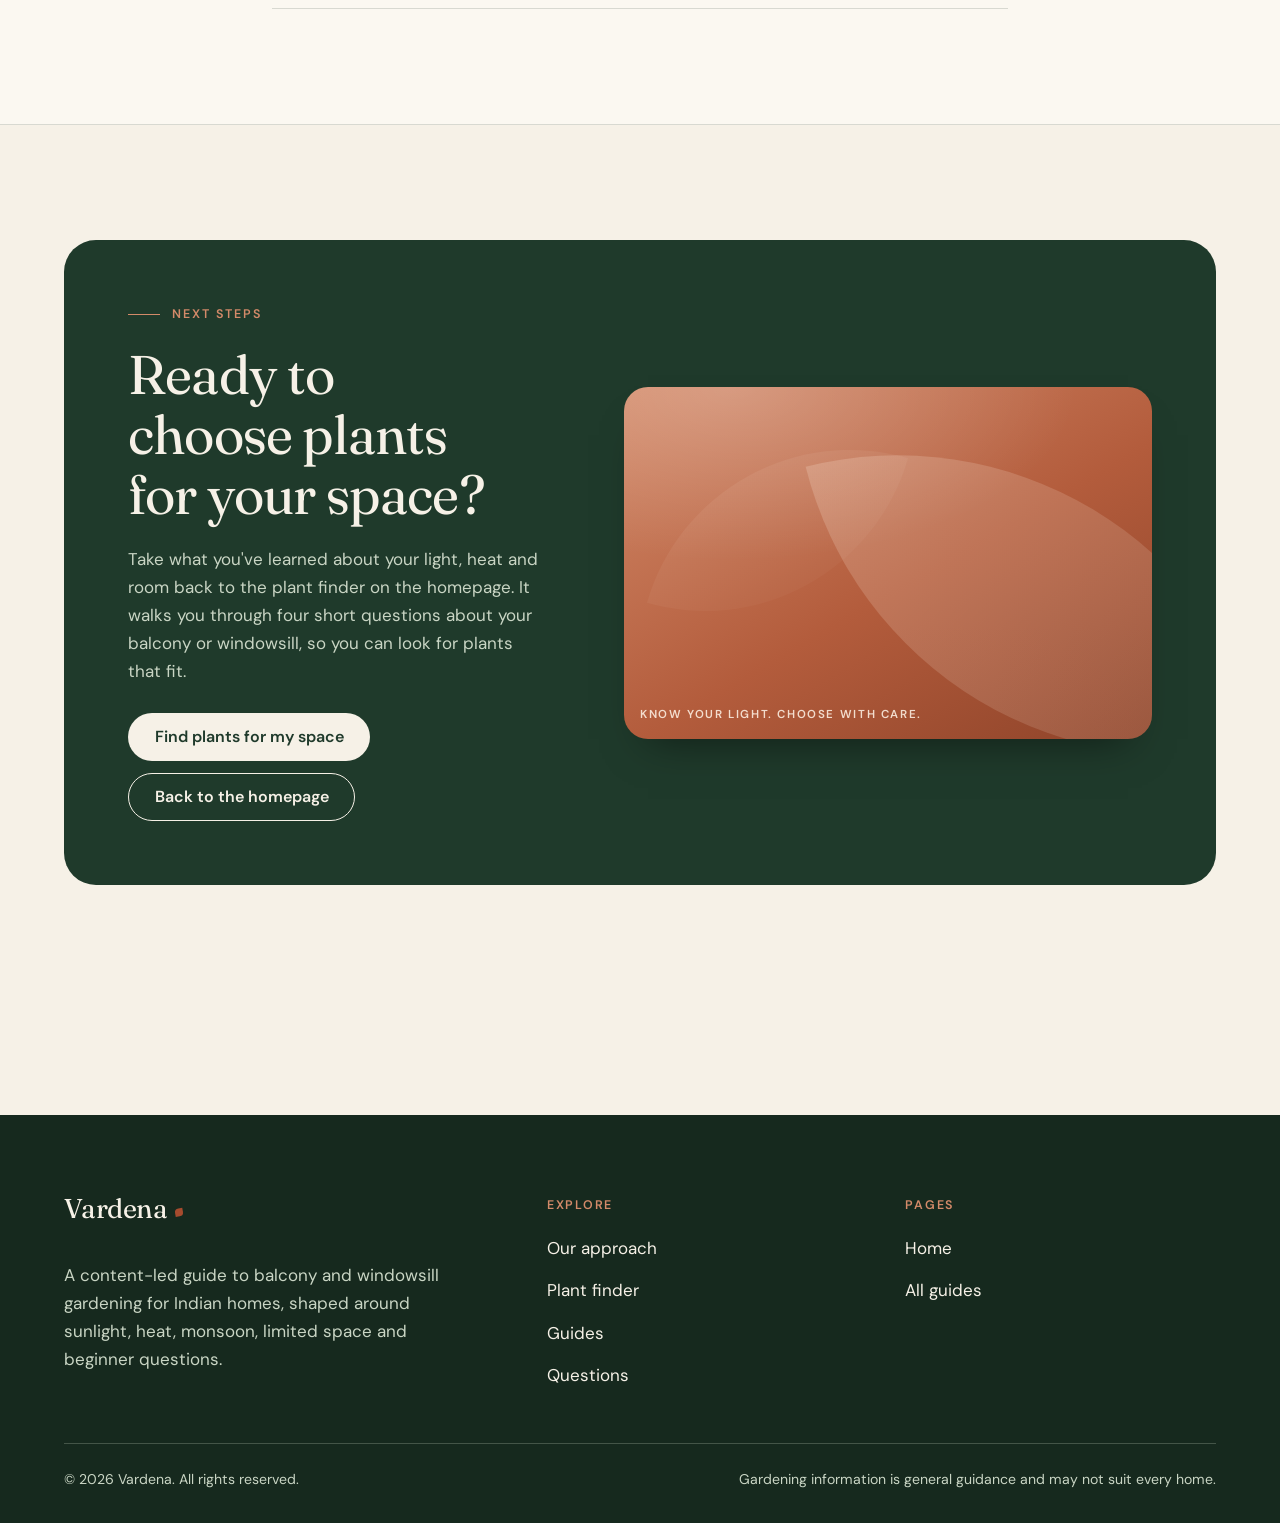
<file: Guide.html>
<!DOCTYPE html>
<html lang="en-IN">
<head>
  <meta charset="utf-8">
  <meta name="viewport" content="width=device-width, initial-scale=1">

  <title>Balcony Gardening Guide for Indian Homes | The Vardena Field Guide</title>
  <meta name="description" content="Five practical guides to balcony and windowsill gardening in Indian homes: sunlight, summer heat, monsoon, small spaces and beginner basics.">
  <meta name="robots" content="index, follow">
  <meta name="theme-color" content="#F6F1E7">
  <link rel="canonical" href="https://vardena-garden-store.pages.dev/Guide.html">

  <!-- Open Graph and social cards -->
  <meta property="og:type" content="website">
  <meta property="og:site_name" content="Vardena">
  <meta property="og:locale" content="en_IN">
  <meta property="og:title" content="Balcony Gardening Guide for Indian Homes | The Vardena Field Guide">
  <meta property="og:description" content="Five practical guides to balcony and windowsill gardening in Indian homes: sunlight, summer heat, monsoon, small spaces and beginner basics.">
  <meta property="og:url" content="https://vardena-garden-store.pages.dev/Guide.html">
  <meta name="twitter:card" content="summary">
  <meta name="twitter:title" content="Balcony Gardening Guide for Indian Homes | The Vardena Field Guide">
  <meta name="twitter:description" content="Five practical guides to balcony and windowsill gardening in Indian homes: sunlight, summer heat, monsoon, small spaces and beginner basics.">

  <!-- Built-in favicon (no separate image file needed) -->
  <link rel="icon" href="data:image/svg+xml,%3Csvg xmlns='http://www.w3.org/2000/svg' viewBox='0 0 32 32'%3E%3Crect width='32' height='32' rx='8' fill='%231F3A2B'/%3E%3Cpath d='M9 23c0-9 6-14 15-14 0 9-5 15-15 14z' fill='%23F6F1E7'/%3E%3C/svg%3E">

  <!-- Fonts: Fraunces (display) and DM Sans (body). Fallback fonts are set in styles.css -->
  <link rel="preconnect" href="https://fonts.googleapis.com">
  <link rel="preconnect" href="https://fonts.gstatic.com" crossorigin>
  <link rel="stylesheet" href="https://fonts.googleapis.com/css2?family=DM+Sans:ital,opsz,wght@0,9..40,400;0,9..40,500;0,9..40,600&amp;family=Fraunces:ital,opsz,wght@0,9..144,400;1,9..144,400&amp;display=swap">

  <link rel="stylesheet" href="styles.css">

  <!-- Small file; loads before first paint so the menu never flashes in its no-JavaScript layout -->
  <script src="script.js"></script>

  <script type="application/ld+json">
  {
    "@context": "https://schema.org",
    "@graph": [
      {
        "@type": "WebPage",
        "@id": "https://vardena-garden-store.pages.dev/Guide.html#webpage",
        "url": "https://vardena-garden-store.pages.dev/Guide.html",
        "name": "Balcony Gardening Guide for Indian Homes | The Vardena Field Guide",
        "description": "Five practical guides to balcony and windowsill gardening in Indian homes: sunlight, summer heat, monsoon, small spaces and beginner basics.",
        "inLanguage": "en-IN",
        "isPartOf": {
          "@type": "WebSite",
          "@id": "https://vardena-garden-store.pages.dev/#website",
          "url": "https://vardena-garden-store.pages.dev/",
          "name": "Vardena"
        },
        "breadcrumb": { "@id": "https://vardena-garden-store.pages.dev/Guide.html#breadcrumb" }
      },
      {
        "@type": "BreadcrumbList",
        "@id": "https://vardena-garden-store.pages.dev/Guide.html#breadcrumb",
        "itemListElement": [
          {
            "@type": "ListItem",
            "position": 1,
            "name": "Home",
            "item": "https://vardena-garden-store.pages.dev/"
          },
          {
            "@type": "ListItem",
            "position": 2,
            "name": "Balcony gardening guides",
            "item": "https://vardena-garden-store.pages.dev/Guide.html"
          }
        ]
      }
    ]
  }
  </script>
</head>

<body>
  <a class="skip-link" href="#main">Skip to main content</a>

  <header class="site-header">
    <div class="container site-header__inner">
      <a class="brand" href="index.html">Vardena<span class="brand__dot" aria-hidden="true"></span></a>

      <button class="nav-toggle" type="button" aria-expanded="false" aria-controls="site-nav">
        <span class="nav-toggle__icon" aria-hidden="true"></span>
        <span class="nav-toggle__label">Menu</span>
      </button>

      <nav class="site-nav" id="site-nav" aria-label="Main">
        <ul class="site-nav__list">
          <li><a href="index.html#approach">Our approach</a></li>
          <li><a href="index.html#plant-finder">Plant finder</a></li>
          <li><a href="Guide.html" aria-current="page">Guides</a></li>
          <li><a href="#faq">Questions</a></li>
          <li><a class="nav-cta" href="index.html">Back to home</a></li>
        </ul>
      </nav>
    </div>
  </header>

  <main id="main" tabindex="-1">

    <!-- PAGE HERO -->
    <section class="page-hero" aria-labelledby="page-title">
      <div class="container">
        <div class="page-hero__inner">
          <nav class="breadcrumb" aria-label="Breadcrumb">
            <ol>
              <li><a href="index.html">Home</a></li>
              <li aria-current="page">Balcony gardening guides</li>
            </ol>
          </nav>

          <p class="eyebrow">THE VARDENA FIELD GUIDE</p>
          <h1 id="page-title">Growing well in a small space, through <em>sun, heat and monsoon</em></h1>
          <p class="lead">Light, heat, rain and limited room shape every balcony garden in India. These five guides take them one at a time, in plain language, with steps you can try, mistakes worth avoiding and a short takeaway to keep. Start at the beginning, or jump to the season that is worrying you most.</p>

          <ul class="meta" aria-label="About this guide">
            <li>Five practical guides</li>
            <li>Written for Indian homes</li>
            <li>General guidance, not tested results</li>
          </ul>
        </div>
      </div>
    </section>

    <!-- ARTICLE: TABLE OF CONTENTS + FIVE GUIDES -->
    <div class="container article">

      <aside class="article__aside" aria-label="Table of contents">
        <nav class="toc" aria-labelledby="toc-title">
          <p class="toc__title" id="toc-title">In this guide</p>
          <ol>
            <li><a href="#sunlight">Understanding sunlight</a></li>
            <li><a href="#summer-heat">Protecting plants from summer heat</a></li>
            <li><a href="#monsoon">Preparing for the monsoon</a></li>
            <li><a href="#small-spaces">Growing more in small spaces</a></li>
            <li><a href="#beginners">Starting as a beginner</a></li>
            <li><a href="#faq">Beginner questions</a></li>
            <li><a href="#next-steps">Next steps</a></li>
          </ol>
        </nav>
      </aside>

      <div>

        <div class="prose">
          <div class="callout">
            <p><strong>How to use these guides.</strong> They gather widely shared, general container-gardening principles and explain how they apply to common conditions in Indian homes. They are not personal test results, and your balcony may behave differently. Use them as a starting point, watch your own space, and ask a local nursery about plants that suit your city.</p>
          </div>
        </div>

        <!-- GUIDE 1: SUNLIGHT -->
        <section class="section--tight prose" id="sunlight" aria-labelledby="sunlight-title">
          <div class="media media--forest media--leaf media--wide" aria-hidden="true">
            <span class="media__label">Guide 1 &middot; Sunlight</span>
          </div>
          <p class="eyebrow">Guide 1</p>
          <h2 id="sunlight-title">Understanding sunlight on your balcony</h2>
          <p>Sunlight decides more than anything else which plants will do well where you live. A tomato in a dim corner and a fern in a blazing west-facing balcony will both struggle, however carefully you water them. A little time spent learning your light saves a lot of disappointment later.</p>

          <h3>Map your light in one day</h3>
          <ol>
            <li><strong>Pick a clear day.</strong> Heavy cloud will make your space look darker than it usually is.</li>
            <li><strong>Check at set times.</strong> Look at your balcony or windowsill in the morning, around midday, in the afternoon and in the early evening. A photo from the same spot each time makes comparing easy.</li>
            <li><strong>Note what you see.</strong> For each spot, mark whether it is in direct sun, bright shade or deep shade at each check.</li>
            <li><strong>Add up the hours.</strong> Gardeners often treat six or more hours of direct sun as full sun, three to six hours as part sun, and less than three as shade.</li>
            <li><strong>Repeat when the season changes.</strong> The sun's path shifts through the year, and so does the shade from trees, neighbouring buildings and the balcony above yours.</li>
          </ol>

          <h3>What direction tells you, and what it doesn't</h3>
          <p>Direction is a useful first clue, not a guarantee. East-facing spaces usually get gentler morning sun. West-facing ones often get strong, hot afternoon sun. In much of India, south-facing spaces tend to receive the longest direct sun through the cooler months, although a high summer sun can be blocked by an overhang. North-facing spaces generally get bright but indirect light, with a little low sun around sunrise and sunset in summer.</p>
          <p>Your floor, nearby buildings, awnings, grilles, mesh and tinted glass can all change this. A windowsill behind glass also receives less light than the same sill with the window open.</p>

          <h3>Matching plants to light</h3>
          <ul>
            <li><strong>Full sun (about six hours or more):</strong> fruiting plants such as chillies and tomatoes, marigolds, and tulsi generally do best here.</li>
            <li><strong>Part sun (about three to six hours):</strong> mint, many leafy greens, and coriander in cooler months usually cope well.</li>
            <li><strong>Bright shade or low light:</strong> money plant (pothos), snake plant and spider plant are commonly grown in these conditions.</li>
          </ul>
          <p>These are general tendencies. Check the label or ask the nursery before you buy.</p>

          <h3>Common mistakes</h3>
          <ul>
            <li>Choosing plants for how they look before measuring the light.</li>
            <li>Judging a spot from a single hour of the day.</li>
            <li>Putting a sun-lover in the only free corner, even though it stays shaded.</li>
            <li>Moving a plant from shade straight into strong sun. Do it over several days so the leaves can adjust.</li>
          </ul>

          <div class="callout">
            <p><strong>Takeaway.</strong> Measure your light before you buy plants. Hours of direct sun in each spot are a better guide than the direction your balcony faces.</p>
          </div>
        </section>

        <!-- GUIDE 2: SUMMER HEAT -->
        <section class="section--tight prose" id="summer-heat" aria-labelledby="heat-title">
          <div class="media media--terracotta media--wide" aria-hidden="true">
            <span class="media__label">Guide 2 &middot; Summer heat</span>
          </div>
          <p class="eyebrow">Guide 2</p>
          <h2 id="heat-title">Protecting container plants from Indian summer heat</h2>
          <p>A plant in a pot is more exposed than one in the ground. The small amount of soil heats up and dries quickly, and walls, railings and floor tiles radiate extra heat back at it. A few small changes can make a real difference in the hottest weeks.</p>

          <h3>Signs of heat stress</h3>
          <ul>
            <li>Drooping leaves at midday that recover by evening are common and not always a problem.</li>
            <li>Crisp brown edges, pale or bleached patches, and wilting that continues after watering suggest the plant is struggling.</li>
            <li>Flowers or young fruit dropping can also follow a very hot spell.</li>
          </ul>

          <h3>What you can do</h3>
          <ol>
            <li><strong>Create some distance from heat.</strong> Move pots away from hot walls and metal railings, and lift them off the floor on stands or blocks so air can move underneath.</li>
            <li><strong>Group pots together.</strong> Pots close together shade one another's sides. Put the sturdiest plants on the sunniest side.</li>
            <li><strong>Mulch the soil.</strong> A layer of dry leaves, coir or straw about two to three centimetres deep slows evaporation. Keep it slightly clear of stems.</li>
            <li><strong>Shade the harshest hours.</strong> A shade net, light cloth or screen can soften strong afternoon sun. Remember that it also reduces light, so use it when needed rather than all day.</li>
            <li><strong>Water at the cooler ends of the day.</strong> Early morning is best, with a check in the evening during the hottest weeks. Water slowly until it runs out of the drainage holes.</li>
            <li><strong>Check the water itself.</strong> Water sitting in an open tank or hose can get very warm in summer. Let it cool before using it.</li>
          </ol>
          <p>Pot material matters too. Dark plastic and metal containers can heat up quickly in direct sun. Terracotta lets moisture escape through its walls, so it dries faster, which is a plus in humid weather and a minus in dry heat. Placing a pot inside a slightly larger one can add a little insulation.</p>

          <h3>Common mistakes</h3>
          <ul>
            <li>Giving small sips of water often, which encourages shallow roots. Water deeply, then wait.</li>
            <li>Assuming every wilted plant needs water. Check the soil first, because soggy soil can also cause wilting.</li>
            <li>Feeding heavily during a heat wave. Go gently while plants are stressed.</li>
            <li>Leaving shade-loving plants on a hot railing.</li>
          </ul>

          <div class="callout">
            <p><strong>Takeaway.</strong> Protect the roots first. Shade the pot, mulch the soil and water deeply at the cool ends of the day.</p>
          </div>
        </section>

        <!-- GUIDE 3: MONSOON -->
        <section class="section--tight prose" id="monsoon" aria-labelledby="monsoon-title">
          <div class="media media--sage media--leaf media--wide" aria-hidden="true">
            <span class="media__label">Guide 3 &middot; Monsoon</span>
          </div>
          <p class="eyebrow">Guide 3</p>
          <h2 id="monsoon-title">Preparing balcony plants for the monsoon</h2>
          <p>Rain looks like the easiest season, but containers can become waterlogged, drains can clog and humid air invites fungal problems. A little preparation before the rains arrive goes a long way.</p>

          <h3>Before the rains</h3>
          <ol>
            <li><strong>Check every drainage hole.</strong> Clear anything blocking them, and make sure each pot actually has holes.</li>
            <li><strong>Clear the balcony drain.</strong> Fallen leaves and spilled soil can block the outlet, leaving water to pool on the floor.</li>
            <li><strong>Raise your pots.</strong> Pot feet, bricks or a slatted stand let water escape instead of sitting under the pot.</li>
            <li><strong>Loosen packed soil.</strong> Soil that has settled hard drains poorly. A well-draining mix, for example one with cocopeat and coarse sand or perlite, helps.</li>
            <li><strong>Secure what the wind can move.</strong> Tie or fasten hanging pots and tall plants, and trim dead or damaged leaves.</li>
          </ol>

          <h3>During the rains</h3>
          <ul>
            <li><strong>Water only when the soil needs it.</strong> Press a finger into the soil, and skip watering if it still feels damp.</li>
            <li><strong>Shelter the sensitive ones.</strong> Succulents, aloe and some Mediterranean herbs such as rosemary and thyme generally dislike constant wet. Move them under cover if you can.</li>
            <li><strong>Keep air moving.</strong> Avoid crowding pots against each other and against walls.</li>
            <li><strong>Empty saucers and trays.</strong> Standing water can let mosquitoes breed as well as keeping roots too wet.</li>
            <li><strong>Watch for trouble.</strong> Yellowing leaves, black spots, mould on the soil or a sour smell often point to too much moisture.</li>
          </ul>

          <h3>Common mistakes</h3>
          <ul>
            <li>Leaving full saucers under every pot.</li>
            <li>Assuming the rain waters everything. A covered or sheltered balcony can stay dry, so check the soil.</li>
            <li>Packing pots tightly so leaves stay wet for long periods.</li>
            <li>Feeding heavily when growth is already soft and soggy.</li>
          </ul>

          <div class="callout">
            <p><strong>Takeaway.</strong> In the monsoon, drainage and airflow matter more than watering. Keep water moving out of the pot and away from your plants.</p>
          </div>
        </section>

        <!-- GUIDE 4: SMALL SPACES -->
        <section class="section--tight prose" id="small-spaces" aria-labelledby="small-title">
          <div class="media media--ivory media--wide" aria-hidden="true">
            <span class="media__label">Guide 4 &middot; Small spaces</span>
          </div>
          <p class="eyebrow">Guide 4</p>
          <h2 id="small-title">Growing more in small spaces</h2>
          <p>A small balcony does not have to mean a small garden, but it does mean planning. The aim is not to fit in as many pots as possible. It is to give a few plants what they need and leave yourself room to look after them.</p>

          <h3>Use vertical layers</h3>
          <ul>
            <li><strong>Wall-mounted pots and shelves</strong> use space you are not otherwise using.</li>
            <li><strong>Railing planters</strong> work well when they are fixed firmly and sit on the inner side of the railing.</li>
            <li><strong>Tiered stands and ladder shelves</strong> stack several plants in one footprint.</li>
            <li><strong>Hanging pots</strong> free the floor. Check that the hook and the ceiling or bracket can take the weight.</li>
            <li><strong>Windowsills</strong> suit herbs and compact plants, provided the sill gets enough light.</li>
          </ul>

          <h3>Choose the container for the plant</h3>
          <p>Herbs and leafy greens can manage in shallower containers. Chillies, tomatoes and other fruiting plants usually need bigger, deeper ones, often around 25 to 30 centimetres across and deep, or more. Treat that as a rough guide and follow the advice on the plant tag or seed packet. Larger pots also hold moisture for longer, which helps in summer.</p>

          <h3>Plan a simple layout</h3>
          <ol>
            <li>Measure the space and sketch where the sun falls.</li>
            <li>Keep a clear path so you can water, reach and clean.</li>
            <li>Put taller plants at the back or side so they don't shade smaller ones.</li>
            <li>Group plants with similar watering needs together.</li>
            <li>Leave a little gap around pots for airflow and drainage.</li>
          </ol>

          <h3>Weight and safety</h3>
          <p>Wet soil is heavy. Lightweight potting mixes and plastic or fabric pots help, and so does avoiding heavy ceramic pots on high shelves. Fix railing and wall planters securely so they cannot fall. Check your housing society's rules, as some restrict planters on the outside of balconies.</p>

          <h3>Common mistakes</h3>
          <ul>
            <li>Overcrowding until nothing gets light or air.</li>
            <li>Mixing thirsty plants and drought-tolerant plants in the same pot.</li>
            <li>Placing unsecured planters on the outer edge.</li>
            <li>Ignoring the weight of watered soil.</li>
          </ul>

          <div class="callout">
            <p><strong>Takeaway.</strong> Go up before you go out, choose containers to suit each plant, and always leave room to care for what you grow.</p>
          </div>
        </section>

        <!-- GUIDE 5: BEGINNERS -->
        <section class="section--tight prose" id="beginners" aria-labelledby="beginners-title">
          <div class="media media--forest media--wide" aria-hidden="true">
            <span class="media__label">Guide 5 &middot; Beginners</span>
          </div>
          <p class="eyebrow">Guide 5</p>
          <h2 id="beginners-title">Starting a balcony garden as a beginner</h2>
          <p>Most first-time gardeners try to do too much too fast. A small, steady start teaches you more than a crowded balcony of plants you can't keep up with, and it is much cheaper if something doesn't work.</p>

          <h3>A simple first month</h3>
          <ol>
            <li><strong>Choose one spot.</strong> Pick the place you can see and reach easily, and know how much sun it gets.</li>
            <li><strong>Pick two or three plants</strong> that suit that light, rather than ten.</li>
            <li><strong>Use pots with drainage holes.</strong> Decorative pots without holes can trap water, so keep plants in a pot with holes and place it inside if you like the look.</li>
            <li><strong>Use a potting mix that drains well.</strong> Garden soil on its own tends to pack down in pots. Mixes with compost and cocopeat are common choices.</li>
            <li><strong>Water by checking the soil.</strong> Press a finger two to three centimetres in. Water when it feels dry, and wait when it feels damp.</li>
            <li><strong>Observe once a week.</strong> A few notes on growth, leaf colour and watering will teach you a lot.</li>
            <li><strong>Add more only when this feels easy.</strong></li>
          </ol>

          <h3>Forgiving plants to consider</h3>
          <ul>
            <li><strong>Bright light:</strong> tulsi, marigold and chillies are popular choices. Aloe vera also likes bright light but needs soil that drains freely.</li>
            <li><strong>Lower light:</strong> money plant (pothos), snake plant and spider plant are commonly kept in less sun.</li>
            <li><strong>One thing to check:</strong> some popular plants, including pothos, snake plant and aloe, can be harmful if chewed or eaten by pets or small children. If that applies to your home, check before buying.</li>
          </ul>

          <h3>Reading what your plant is telling you</h3>
          <p>Yellow leaves, drooping and long, stretched growth can each have several causes. Stretched, leggy growth often means too little light. Yellowing with constantly wet soil often means too much water. No single sign gives a certain diagnosis, so check the soil, the light and the drainage first, and change one thing at a time.</p>

          <h3>Common mistakes</h3>
          <ul>
            <li>Buying many plants at once.</li>
            <li>Watering on a fixed schedule instead of checking the soil.</li>
            <li>Using pots without drainage holes.</li>
            <li>Giving up after one loss. A few failures are a normal part of learning.</li>
          </ul>

          <div class="callout">
            <p><strong>Takeaway.</strong> Start small, match plants to your light, and let the soil tell you when to water.</p>
          </div>
        </section>

      </div>
    </div>

    <!-- FAQ -->
    <section class="section section--paper" id="faq" aria-labelledby="faq-title">
      <div class="container--narrow">
        <div class="section-head reveal">
          <p class="eyebrow">Questions</p>
          <h2 id="faq-title">Beginner questions, answered honestly</h2>
          <p>Short, general answers to things new balcony gardeners often wonder about.</p>
        </div>

        <div class="faq reveal">
          <details>
            <summary>Why are my plant's leaves turning yellow?</summary>
            <div class="faq__answer">
              <p>Yellow leaves have several possible causes, so check before you act. Soil that stays wet with poor drainage is a common one. Dry soil, too little light and a lack of nutrients can also cause it, and older leaves yellow naturally as they age. Look at the soil moisture, the drainage holes and the light, and change one thing at a time.</p>
            </div>
          </details>

          <details>
            <summary>Should I keep a saucer under every pot?</summary>
            <div class="faq__answer">
              <p>Saucers protect your floor, but standing water can keep roots too wet and can let mosquitoes breed. If you use saucers, empty them after watering and after rain. Raising pots on small feet or blocks is another way to let water drain away.</p>
            </div>
          </details>

          <details>
            <summary>Can I grow vegetables on a balcony?</summary>
            <div class="faq__answer">
              <p>Yes, some of them. Herbs, leafy greens and chillies are popular starting points. Fruiting vegetables such as tomatoes need plenty of direct sun, larger containers and regular watering and feeding. Check the sowing season for your area on the seed packet, and start with a small number of plants.</p>
            </div>
          </details>

          <details>
            <summary>Do I need special soil or fertiliser?</summary>
            <div class="faq__answer">
              <p>You don't need anything expensive, but the mix matters. Look for a potting mix that drains well, often a blend with compost and cocopeat. Plants in containers use up nutrients over time, so they usually need feeding as they grow. Follow the instructions on the product label and avoid over-feeding.</p>
            </div>
          </details>

          <details>
            <summary>What if I am away for a few days in summer?</summary>
            <div class="faq__answer">
              <p>Water thoroughly before you leave, move pots out of the hottest sun into bright shade, group them together and add mulch to the soil. If you can, ask a neighbour or friend to check on them. Plants differ in how long they can go without water, so for a longer trip, arrange regular help.</p>
            </div>
          </details>

          <details>
            <summary>Are these guides tested, or specific to my city?</summary>
            <div class="faq__answer">
              <p>No. They gather general container-gardening principles and explain how they apply to common Indian conditions such as strong summer heat, monsoon rain and small spaces. They are not personal test results or professional advice for your exact city, floor or building. Use them as a starting point, watch your own space, and ask a local nursery which plants suit your area.</p>
            </div>
          </details>
        </div>
      </div>
    </section>

    <!-- NEXT STEPS -->
    <section class="section" id="next-steps" aria-labelledby="next-title">
      <div class="container">
        <div class="feature reveal">
          <div class="feature__body">
            <p class="eyebrow">Next steps</p>
            <h2 id="next-title">Ready to choose plants for your space?</h2>
            <p>Take what you've learned about your light, heat and room back to the plant finder on the homepage. It walks you through four short questions about your balcony or windowsill, so you can look for plants that fit.</p>
            <div class="hero__actions">
              <a class="btn btn--light" href="index.html#plant-finder">Find plants for my space</a>
              <a class="btn btn--outline-light" href="index.html">Back to the homepage</a>
            </div>
          </div>
          <div class="media media--terracotta media--landscape" aria-hidden="true">
            <span class="media__label">Know your light. Choose with care.</span>
          </div>
        </div>
      </div>
    </section>

  </main>

  <footer class="site-footer">
    <div class="container">
      <div class="footer-grid">
        <div class="footer-about">
          <a class="brand" href="index.html">Vardena<span class="brand__dot" aria-hidden="true"></span></a>
          <p>A content-led guide to balcony and windowsill gardening for Indian homes, shaped around sunlight, heat, monsoon, limited space and beginner questions.</p>
        </div>

        <nav aria-label="Explore">
          <p class="footer-title">Explore</p>
          <ul class="footer-list">
            <li><a href="index.html#approach">Our approach</a></li>
            <li><a href="index.html#plant-finder">Plant finder</a></li>
            <li><a href="index.html#guides">Guides</a></li>
            <li><a href="index.html#faq">Questions</a></li>
          </ul>
        </nav>

        <nav aria-label="Pages">
          <p class="footer-title">Pages</p>
          <ul class="footer-list">
            <li><a href="index.html">Home</a></li>
            <li><a href="Guide.html" aria-current="page">All guides</a></li>
          </ul>
        </nav>
      </div>

      <div class="footer-bottom">
        <p>&copy; <span data-year>2026</span> Vardena. All rights reserved.</p>
        <p>Gardening information is general guidance and may not suit every home.</p>
      </div>
    </div>
  </footer>
</body>
  </html>
</file>
<file: styles.css>
:root {
  /* Colour */
  --ivory: #F6F1E7;
  --paper: #FBF8F1;
  --sand: #EAE1CE;
  --forest: #1F3A2B;
  --forest-deep: #16291E;
  --forest-soft: #2C5139;
  --sage: #8FA58B;
  --sage-light: #C9D5C4;
  --sage-wash: #E4EADF;
  --terracotta: #A64B2E;
  --terracotta-deep: #8A3C23;
  --terracotta-soft: #D38A69;
  --ink: #1B2A21;
  --muted: #4A5A50;
  --line: rgba(31, 58, 43, 0.16);
  --line-strong: rgba(31, 58, 43, 0.4);
  --focus: #A64B2E;

  /* Type */
  --font-display: "Fraunces", "Iowan Old Style", "Palatino Linotype", Palatino, Georgia, serif;
  --font-body: "DM Sans", system-ui, -apple-system, "Segoe UI", Roboto, "Helvetica Neue", Arial, sans-serif;

  /* Shape */
  --radius-sm: 0.5rem;
  --radius-md: 1rem;
  --radius-lg: 1.5rem;
  --radius-xl: 2rem;

  /* Layout */
  --container: 72rem;
  --container-narrow: 46rem;
  --gutter: 1.25rem;
  --header-h: 4.5rem;
  --section-space: clamp(4rem, 9vw, 8rem);

  /* Motion */
  --ease: cubic-bezier(0.22, 0.61, 0.36, 1);
}


/* 02. RESET AND BASE
   ========================================================= */
*,
*::before,
*::after {
  box-sizing: border-box;
}

html {
  -webkit-text-size-adjust: 100%;
  text-size-adjust: 100%;
  scroll-padding-top: calc(var(--header-h) + 1rem);
}

body {
  margin: 0;
  min-height: 100vh;
  background: var(--ivory);
  color: var(--ink);
  font-family: var(--font-body);
  font-size: 1.0625rem;
  line-height: 1.65;
  overflow-x: clip;
  -webkit-font-smoothing: antialiased;
  -moz-osx-font-smoothing: grayscale;
  text-rendering: optimizeLegibility;
}

img,
svg,
video {
  display: block;
  max-width: 100%;
  height: auto;
}

button,
input,
select,
textarea {
  font: inherit;
  color: inherit;
}

button {
  cursor: pointer;
}

fieldset {
  border: 0;
  margin: 0;
  padding: 0;
  min-width: 0;
}

legend {
  padding: 0;
}

ul[class],
ol[class] {
  list-style: none;
  margin: 0;
  padding: 0;
}

[hidden] {
  display: none !important;
}

::selection {
  background: var(--sage-light);
  color: var(--forest-deep);
}

:focus-visible {
  outline: 3px solid var(--focus);
  outline-offset: 3px;
  border-radius: 2px;
}

.sr-only {
  position: absolute;
  width: 1px;
  height: 1px;
  margin: -1px;
  padding: 0;
  overflow: hidden;
  clip: rect(0, 0, 0, 0);
  white-space: nowrap;
  border: 0;
}

.skip-link {
  position: absolute;
  left: 1rem;
  top: -4rem;
  z-index: 200;
  padding: 0.75rem 1.25rem;
  background: var(--forest);
  color: var(--ivory);
  border-radius: var(--radius-sm);
  font-weight: 600;
  text-decoration: none;
}

.skip-link:focus {
  top: 1rem;
}


/* 03. TYPOGRAPHY
   ========================================================= */
h1,
h2,
h3,
h4 {
  margin: 0;
  font-family: var(--font-display);
  font-weight: 400;
  font-optical-sizing: auto;
  color: var(--forest);
  letter-spacing: -0.015em;
  text-wrap: balance;
}

h1 {
  font-size: clamp(2.5rem, 1.5rem + 4.8vw, 5rem);
  line-height: 1.04;
  letter-spacing: -0.025em;
}

h1 em,
h2 em {
  font-style: italic;
  color: var(--terracotta);
}

h2 {
  font-size: clamp(2rem, 1.3rem + 3vw, 3.4rem);
  line-height: 1.1;
}

h3 {
  font-size: clamp(1.3rem, 1.1rem + 0.8vw, 1.7rem);
  line-height: 1.2;
}

h4 {
  font-size: 1.15rem;
  line-height: 1.3;
}

p {
  margin: 0;
  text-wrap: pretty;
}

.lead {
  font-size: clamp(1.1rem, 1rem + 0.5vw, 1.3rem);
  line-height: 1.6;
  color: var(--muted);
  max-width: 36rem;
}

.eyebrow {
  display: inline-flex;
  align-items: center;
  gap: 0.75rem;
  font-size: 0.78rem;
  font-weight: 600;
  letter-spacing: 0.16em;
  text-transform: uppercase;
  color: var(--terracotta);
}

.eyebrow::before {
  content: "";
  width: 2rem;
  height: 1.5px;
  background: currentColor;
}

.muted {
  color: var(--muted);
}


/* 04. LAYOUT UTILITIES
   ========================================================= */
.container {
  width: min(100% - (var(--gutter) * 2), var(--container));
  margin-inline: auto;
}

.container--narrow {
  width: min(100% - (var(--gutter) * 2), var(--container-narrow));
  margin-inline: auto;
}

.section {
  padding-block: var(--section-space);
}

.section--tight {
  padding-block: calc(var(--section-space) * 0.6);
}

.section--paper {
  background: var(--paper);
  border-block: 1px solid var(--line);
}

.stack > * + * {
  margin-top: var(--stack, 1.25rem);
}

.pill-list {
  display: flex;
  flex-wrap: wrap;
  gap: 0.5rem;
}

.pill-list li {
  padding: 0.3rem 0.85rem;
  border: 1px solid var(--line-strong);
  border-radius: 999px;
  font-size: 0.85rem;
  color: var(--forest);
  background: rgba(251, 248, 241, 0.6);
}


/* 05. BUTTONS AND LINKS
   ========================================================= */
a {
  color: var(--terracotta);
  text-decoration-thickness: 1px;
  text-underline-offset: 0.2em;
}

a:hover {
  color: var(--terracotta-deep);
}

.btn {
  display: inline-flex;
  align-items: center;
  justify-content: center;
  gap: 0.6rem;
  min-height: 3rem;
  padding: 0.8rem 1.6rem;
  border: 1.5px solid transparent;
  border-radius: 999px;
  font-size: 1rem;
  font-weight: 600;
  line-height: 1.2;
  text-align: center;
  text-decoration: none;
  transition: background-color 0.25s var(--ease), color 0.25s var(--ease),
    border-color 0.25s var(--ease), transform 0.25s var(--ease);
}

.btn--primary {
  background: var(--terracotta);
  color: #FFF8EE;
}

.btn--primary:hover {
  background: var(--terracotta-deep);
  color: #FFF8EE;
}

.btn--secondary {
  border-color: var(--forest);
  color: var(--forest);
  background: transparent;
}

.btn--secondary:hover {
  background: var(--forest);
  color: var(--ivory);
}

.btn--light {
  background: var(--ivory);
  color: var(--forest);
}

.btn--light:hover {
  background: var(--sage-light);
  color: var(--forest-deep);
}

.btn--outline-light {
  border-color: var(--ivory);
  color: var(--ivory);
  background: transparent;
}

.btn--outline-light:hover {
  background: var(--ivory);
  color: var(--forest);
}

.btn--sm {
  min-height: 2.75rem;
  padding: 0.55rem 1.2rem;
  font-size: 0.95rem;
}

.text-link {
  display: inline-flex;
  align-items: center;
  gap: 0.5rem;
  font-weight: 600;
  color: var(--terracotta);
  text-decoration: none;
  border-bottom: 1.5px solid currentColor;
  padding-bottom: 0.1rem;
}

.text-link::after {
  content: "\2192";
  content: "\2192" / "";
  transition: transform 0.25s var(--ease);
}

.text-link:hover::after {
  transform: translateX(0.25rem);
}


/* 06. MEDIA (GRADIENT FALLBACKS, OPTIONAL PHOTOS)
   A .media box always looks finished on its own. When a real
   photo is added later, the <img> sits on top of the gradient.
   ========================================================= */
.media {
  --leaf-a: rgba(246, 241, 231, 0.16);
  --leaf-b: rgba(246, 241, 231, 0.09);
  position: relative;
  isolation: isolate;
  overflow: hidden;
  border-radius: var(--radius-lg);
  background:
    radial-gradient(120% 90% at 20% 0%, rgba(255, 255, 255, 0.14), transparent 55%),
    linear-gradient(160deg, var(--forest-soft) 0%, var(--forest) 55%, var(--forest-deep) 100%);
  color: var(--ivory);
}

/* Two soft leaf shapes drawn with CSS only */
.media::before,
.media::after {
  content: "";
  position: absolute;
  z-index: 0;
  pointer-events: none;
}

.media::before {
  width: 72%;
  aspect-ratio: 1;
  right: -14%;
  bottom: -16%;
  border-radius: 0 100% 0 100%;
  background: linear-gradient(140deg, var(--leaf-a), var(--leaf-b));
  transform: rotate(-14deg);
}

.media::after {
  width: 40%;
  aspect-ratio: 1;
  left: 9%;
  top: 11%;
  border-radius: 100% 0 100% 0;
  background: linear-gradient(140deg, var(--leaf-b), transparent);
  transform: rotate(16deg);
}

.media > img {
  position: absolute;
  inset: 0;
  z-index: 1;
  width: 100%;
  height: 100%;
  object-fit: cover;
}

/* If a photo fails to load, script.js adds .is-fallback so no broken icon shows */
.media.is-fallback > img {
  display: none;
}

.media__label {
  position: absolute;
  z-index: 2;
  left: 1rem;
  bottom: 0.9rem;
  max-width: 80%;
  font-size: 0.72rem;
  font-weight: 600;
  letter-spacing: 0.14em;
  text-transform: uppercase;
  opacity: 0.85;
}

/* Colour variants */
.media--forest {
  /* uses the default forest gradient */
}

.media--sage {
  --leaf-a: rgba(31, 58, 43, 0.16);
  --leaf-b: rgba(31, 58, 43, 0.08);
  background:
    radial-gradient(120% 90% at 20% 0%, rgba(255, 255, 255, 0.35), transparent 55%),
    linear-gradient(155deg, #B9C9B4 0%, var(--sage) 58%, #738C75 100%);
  color: var(--forest-deep);
}

.media--terracotta {
  --leaf-a: rgba(255, 240, 225, 0.2);
  --leaf-b: rgba(255, 240, 225, 0.1);
  background:
    radial-gradient(120% 90% at 20% 0%, rgba(255, 255, 255, 0.2), transparent 55%),
    linear-gradient(150deg, var(--terracotta-soft) 0%, #B35C3C 55%, #8E4329 100%);
  color: #FFF4E8;
}

.media--ivory {
  --leaf-a: rgba(143, 165, 139, 0.4);
  --leaf-b: rgba(143, 165, 139, 0.22);
  background:
    radial-gradient(120% 90% at 20% 0%, rgba(255, 255, 255, 0.6), transparent 55%),
    linear-gradient(155deg, #F0E8D6 0%, #E5D9BE 100%);
  color: var(--forest);
}

/* Shapes */
.media--arch {
  border-radius: 50% 50% var(--radius-lg) var(--radius-lg) / 30% 30% var(--radius-lg) var(--radius-lg);
}

.media--leaf {
  border-radius: 0 3rem 0 3rem;
}

/* Ratios */
.media--portrait {
  aspect-ratio: 4 / 5;
}

.media--square {
  aspect-ratio: 1 / 1;
}

.media--landscape {
  aspect-ratio: 3 / 2;
}

.media--wide {
  aspect-ratio: 16 / 10;
}


/* 07. HEADER AND NAVIGATION
   Without JavaScript the menu simply shows as a wrapped list.
   With JavaScript (html.js) it becomes a mobile panel.
   ========================================================= */
.site-header {
  position: sticky;
  top: 0;
  z-index: 100;
  background: var(--ivory);
  border-bottom: 1px solid var(--line);
}

@supports (backdrop-filter: blur(10px)) {
  .site-header {
    background: rgba(246, 241, 231, 0.86);
    backdrop-filter: blur(12px);
    -webkit-backdrop-filter: blur(12px);
  }
}

.site-header__inner {
  display: flex;
  flex-wrap: wrap;
  align-items: center;
  justify-content: space-between;
  gap: 0.5rem 1.5rem;
  min-height: var(--header-h);
  padding-block: 0.6rem;
}

.brand {
  display: inline-flex;
  align-items: baseline;
  gap: 0.5rem;
  font-family: var(--font-display);
  font-size: 1.7rem;
  line-height: 1;
  letter-spacing: -0.02em;
  color: var(--forest);
  text-decoration: none;
}

.brand:hover {
  color: var(--forest);
}

.brand__dot {
  width: 0.5rem;
  height: 0.5rem;
  border-radius: 50% 0 50% 0;
  background: var(--terracotta);
  transform: translateY(-0.1rem) rotate(-10deg);
}

.site-nav {
  width: 100%;
}

.site-nav__list {
  display: flex;
  flex-wrap: wrap;
  gap: 0.25rem 1.25rem;
}

.site-nav a {
  display: inline-flex;
  align-items: center;
  min-height: 2.75rem;
  color: var(--forest);
  font-weight: 500;
  text-decoration: none;
  border-bottom: 1.5px solid transparent;
}

.site-nav a:hover {
  color: var(--terracotta);
  border-bottom-color: currentColor;
}

.site-nav a[aria-current="page"] {
  border-bottom-color: var(--terracotta);
}

.nav-toggle {
  display: none;
}

/* JavaScript on: mobile panel */
.js .nav-toggle {
  display: inline-flex;
  align-items: center;
  gap: 0.65rem;
  min-height: 2.75rem;
  padding: 0.4rem 1rem;
  background: transparent;
  border: 1.5px solid var(--forest);
  border-radius: 999px;
  color: var(--forest);
  font-weight: 600;
  font-size: 0.95rem;
}

.nav-toggle__icon {
  position: relative;
  display: block;
  width: 1.1rem;
  height: 0.6rem;
}

.nav-toggle__icon::before,
.nav-toggle__icon::after {
  content: "";
  position: absolute;
  left: 0;
  width: 100%;
  height: 2px;
  border-radius: 2px;
  background: currentColor;
  transition: transform 0.3s var(--ease);
}

.nav-toggle__icon::before {
  top: 0;
}

.nav-toggle__icon::after {
  bottom: 0;
}

.nav-toggle[aria-expanded="true"] .nav-toggle__icon::before {
  transform: translateY(0.2rem) rotate(45deg);
}

.nav-toggle[aria-expanded="true"] .nav-toggle__icon::after {
  transform: translateY(-0.2rem) rotate(-45deg);
}

.js .site-header__inner {
  flex-wrap: nowrap;
}

.js .site-nav {
  display: none;
  position: absolute;
  left: 0;
  right: 0;
  top: 100%;
  width: auto;
  padding: 0.5rem var(--gutter) 1.75rem;
  background: var(--ivory);
  border-bottom: 1px solid var(--line);
  box-shadow: 0 1.5rem 2rem -1.5rem rgba(22, 41, 30, 0.35);
}

.js .site-nav.is-open {
  display: block;
}

.js .site-nav__list {
  flex-direction: column;
  gap: 0;
}

.js .site-nav__list li {
  border-bottom: 1px solid var(--line);
}

.js .site-nav a {
  display: flex;
  width: 100%;
  min-height: 3.5rem;
  font-family: var(--font-display);
  font-size: 1.5rem;
  border-bottom: 0;
}

.js .site-nav a[aria-current="page"] {
  color: var(--terracotta);
}

@media (min-width: 860px) {
  .site-header__inner {
    flex-wrap: nowrap;
  }

  .site-nav,
  .js .site-nav {
    display: block;
    position: static;
    width: auto;
    padding: 0;
    background: none;
    border: 0;
    box-shadow: none;
  }

  .site-nav__list,
  .js .site-nav__list {
    flex-direction: row;
    align-items: center;
    gap: 0.25rem 1.75rem;
  }

  .js .site-nav__list li {
    border: 0;
  }

  .js .site-nav a {
    display: inline-flex;
    width: auto;
    min-height: 2.75rem;
    font-family: var(--font-body);
    font-size: 1rem;
    border-bottom: 1.5px solid transparent;
  }

  .js .site-nav a:hover {
    border-bottom-color: currentColor;
  }

  .js .site-nav a[aria-current="page"] {
    border-bottom-color: var(--terracotta);
  }

  .js .nav-toggle {
    display: none;
  }
}

/* Nav call-to-action link */
.site-nav a.nav-cta {
  padding: 0.5rem 1.2rem;
  background: var(--forest);
  color: var(--ivory);
  border-radius: 999px;
  border-bottom: 0;
}

.site-nav a.nav-cta:hover {
  background: var(--terracotta);
  color: #FFF8EE;
}

.js .site-nav a.nav-cta {
  display: inline-flex;
  width: auto;
  margin-top: 1rem;
  font-family: var(--font-body);
  font-size: 1rem;
  min-height: 3rem;
  padding: 0.6rem 1.4rem;
}

@media (min-width: 860px) {
  .js .site-nav a.nav-cta {
    margin-top: 0;
    min-height: 2.75rem;
    padding: 0.5rem 1.2rem;
  }
}


/* 08. HERO
   ========================================================= */
.hero {
  position: relative;
  isolation: isolate;
  overflow-x: clip;
  padding-block: clamp(2.5rem, 6vw, 4.5rem) clamp(3.5rem, 8vw, 7rem);
}

.hero::before {
  content: "";
  position: absolute;
  z-index: -1;
  top: -9rem;
  right: -14vw;
  width: min(70vw, 40rem);
  aspect-ratio: 1;
  border-radius: 50%;
  background: radial-gradient(circle at 40% 40%, var(--sage-wash), transparent 68%);
}

.hero__grid {
  display: grid;
  gap: 3rem;
  align-items: center;
}

.hero__content {
  display: grid;
  gap: 1.5rem;
  justify-items: start;
}

.hero__actions {
  display: flex;
  flex-wrap: wrap;
  gap: 0.75rem;
  margin-top: 0.5rem;
}

.hero__media {
  position: relative;
  width: min(100%, 30rem);
  margin-inline: auto;
  padding-bottom: 3.5rem;
}

.hero__media .media--arch {
  aspect-ratio: 4 / 5;
  box-shadow: 0 2rem 3rem -2rem rgba(22, 41, 30, 0.45);
}

.hero__inset {
  position: absolute;
  left: -0.75rem;
  bottom: 0;
  width: 44%;
  border: 0.4rem solid var(--ivory);
  box-shadow: 0 1.25rem 2rem -1.25rem rgba(22, 41, 30, 0.45);
}

.hero__caption {
  position: absolute;
  right: 0;
  bottom: 0.25rem;
  max-width: 11.5rem;
  font-size: 0.85rem;
  line-height: 1.45;
  color: var(--muted);
}

@media (min-width: 900px) {
  .hero__grid {
    grid-template-columns: minmax(0, 1.05fr) minmax(0, 0.95fr);
    gap: clamp(2rem, 5vw, 5rem);
  }

  .hero__inset {
    left: -3rem;
    width: 46%;
  }

  .hero__caption {
    max-width: 13rem;
  }
}


/* 09. SECTION HEADS AND PRINCIPLES
   ========================================================= */
.section-head {
  display: grid;
  gap: 1rem;
  max-width: 44rem;
  margin-bottom: clamp(2rem, 5vw, 3.5rem);
}

.section-head p {
  color: var(--muted);
  font-size: 1.1rem;
  max-width: 36rem;
}

.section-head--center {
  margin-inline: auto;
  text-align: center;
  justify-items: center;
}

.principles {
  display: grid;
  gap: 2rem;
}

.principle {
  padding-top: 1.25rem;
  border-top: 1px solid var(--line-strong);
}

.principle__num {
  display: block;
  margin-bottom: 0.75rem;
  font-family: var(--font-display);
  font-size: 2.4rem;
  line-height: 1;
  font-style: italic;
  color: var(--terracotta);
}

.principle h3 {
  margin-bottom: 0.6rem;
}

.principle p {
  color: var(--muted);
}

@media (min-width: 760px) {
  .principles {
    grid-template-columns: repeat(3, 1fr);
    gap: 2.5rem;
  }
}


/* 10. PLANT FINDER
   ========================================================= */
.finder {
  padding: clamp(1.5rem, 5vw, 3.5rem);
  background: var(--sage-wash);
  border: 1px solid var(--line);
  border-radius: var(--radius-xl);
}

.finder__layout {
  display: grid;
  gap: 2rem;
}

.finder__intro {
  display: grid;
  gap: 1rem;
  align-content: start;
}

.finder__intro p {
  color: var(--muted);
}

.finder__form {
  display: grid;
  gap: 1.5rem;
  padding: clamp(1.25rem, 3.5vw, 2rem);
  background: var(--paper);
  border: 1px solid var(--line);
  border-radius: var(--radius-lg);
}

.field__label {
  display: block;
  margin-bottom: 0.6rem;
  font-size: 0.95rem;
  font-weight: 600;
  color: var(--forest);
}

.field__hint {
  display: block;
  margin-top: 0.4rem;
  font-size: 0.85rem;
  color: var(--muted);
}

.select-wrap {
  position: relative;
}

.select {
  width: 100%;
  min-height: 3rem;
  padding: 0.6rem 2.75rem 0.6rem 1rem;
  background-color: var(--ivory);
  background-image: url("data:image/svg+xml,%3Csvg xmlns='http://www.w3.org/2000/svg' width='14' height='9' viewBox='0 0 14 9' fill='none'%3E%3Cpath d='M1 1.5l6 6 6-6' stroke='%231F3A2B' stroke-width='1.8' stroke-linecap='round' stroke-linejoin='round'/%3E%3C/svg%3E");
  background-repeat: no-repeat;
  background-position: right 1rem center;
  border: 1.5px solid var(--line-strong);
  border-radius: var(--radius-sm);
  appearance: none;
  -webkit-appearance: none;
}

.choice-group {
  display: flex;
  flex-wrap: wrap;
  gap: 0.6rem;
}

.choice {
  position: relative;
  display: inline-flex;
}

.choice input {
  position: absolute;
  inset: 0;
  width: 100%;
  height: 100%;
  margin: 0;
  opacity: 0;
  cursor: pointer;
}

.choice span {
  display: inline-flex;
  align-items: center;
  min-height: 2.75rem;
  padding: 0.5rem 1.1rem;
  background: var(--ivory);
  border: 1.5px solid var(--line-strong);
  border-radius: 999px;
  font-size: 0.95rem;
  font-weight: 500;
  color: var(--forest);
  transition: background-color 0.2s var(--ease), color 0.2s var(--ease),
    border-color 0.2s var(--ease);
}

.choice input:hover + span {
  border-color: var(--forest);
}

.choice input:checked + span {
  background: var(--forest);
  border-color: var(--forest);
  color: var(--ivory);
}

.choice input:focus-visible + span {
  outline: 3px solid var(--focus);
  outline-offset: 3px;
}

.finder__actions {
  display: flex;
  flex-wrap: wrap;
  gap: 0.75rem;
  align-items: center;
}

.finder__results {
  margin-top: clamp(2rem, 5vw, 3rem);
}

.finder__status {
  font-family: var(--font-display);
  font-size: clamp(1.3rem, 1.1rem + 0.8vw, 1.7rem);
  line-height: 1.25;
  color: var(--forest);
}

.finder__note {
  margin-top: 0.5rem;
  font-size: 0.95rem;
  color: var(--muted);
  max-width: 38rem;
}

.result-grid {
  display: grid;
  gap: 1rem;
  grid-template-columns: repeat(auto-fill, minmax(15rem, 1fr));
  margin: 1.25rem 0 0;
  padding: 0;
  list-style: none;
}

.result-card {
  display: flex;
  flex-direction: column;
  gap: 0.75rem;
  padding: 1.25rem;
  background: var(--paper);
  border: 1px solid var(--line);
  border-radius: var(--radius-md);
}

.result-card h3 {
  font-size: 1.35rem;
}

.result-card p {
  font-size: 0.95rem;
  color: var(--muted);
}

.tag-list {
  display: flex;
  flex-wrap: wrap;
  gap: 0.4rem;
  margin: 0;
  padding: 0;
  list-style: none;
}

.tag {
  display: inline-block;
  padding: 0.2rem 0.7rem;
  background: var(--sand);
  border: 1px solid var(--line);
  border-radius: 999px;
  font-size: 0.8rem;
  font-weight: 500;
  color: var(--forest);
}

@media (min-width: 960px) {
  .finder__layout {
    grid-template-columns: minmax(0, 0.85fr) minmax(0, 1.15fr);
    gap: 4rem;
    align-items: start;
  }
}


/* 11. CARDS
   ========================================================= */
.card-grid {
  display: grid;
  gap: 1.25rem;
}

.card {
  position: relative;
  display: flex;
  flex-direction: column;
  overflow: hidden;
  background: var(--paper);
  border: 1px solid var(--line);
  border-radius: var(--radius-lg);
  transition: transform 0.35s var(--ease), border-color 0.35s var(--ease);
}

.card .media {
  border-radius: 0;
  aspect-ratio: 3 / 2;
}

.card__body {
  display: flex;
  flex: 1;
  flex-direction: column;
  gap: 0.6rem;
  padding: 1.4rem 1.5rem 1.6rem;
}

.card__kicker {
  font-size: 0.75rem;
  font-weight: 600;
  letter-spacing: 0.14em;
  text-transform: uppercase;
  color: var(--terracotta);
}

.card__title {
  font-family: var(--font-display);
  font-size: 1.5rem;
  line-height: 1.2;
  color: var(--forest);
}

.card__text {
  color: var(--muted);
  font-size: 1rem;
}

.card__link {
  margin-top: auto;
  padding-top: 0.5rem;
  display: inline-flex;
  align-items: center;
  gap: 0.5rem;
  font-weight: 600;
  color: var(--terracotta);
  text-decoration: none;
}

.card__link::before {
  content: "";
  position: absolute;
  inset: 0;
  z-index: 1;
  border-radius: var(--radius-lg);
}

.card__link:focus-visible {
  outline: none;
}

.card__link:focus-visible::before {
  outline: 3px solid var(--focus);
  outline-offset: 3px;
}

.card__link::after {
  content: "\2192";
  content: "\2192" / "";
  transition: transform 0.25s var(--ease);
}

.card:hover .card__link::after {
  transform: translateX(0.25rem);
}

@media (min-width: 640px) {
  .card-grid {
    grid-template-columns: repeat(2, 1fr);
  }
}

/* Asymmetric five-card layout for the homepage guides */
@media (min-width: 1000px) {
  .card-grid--editorial {
    grid-template-columns: repeat(6, 1fr);
  }

  .card-grid--editorial .card {
    grid-column: span 2;
  }

  .card-grid--editorial .card:nth-child(-n + 2) {
    grid-column: span 3;
  }

  .card-grid--editorial .card:nth-child(-n + 2) .media {
    aspect-ratio: 16 / 10;
  }

  .card-grid--three {
    grid-template-columns: repeat(3, 1fr);
  }
}


/* 12. FEATURE PANEL
   ========================================================= */
.feature {
  --focus: var(--sage-light);
  display: grid;
  gap: 2rem;
  align-items: center;
  padding: clamp(1.5rem, 5vw, 4rem);
  background: var(--forest);
  color: var(--ivory);
  border-radius: var(--radius-xl);
}

.feature h2,
.feature h3 {
  color: var(--ivory);
}

.feature .eyebrow {
  color: var(--terracotta-soft);
}

.feature__body {
  display: grid;
  gap: 1.25rem;
  justify-items: start;
}

.feature__body p {
  color: var(--sage-light);
  max-width: 34rem;
}

.feature .media {
  box-shadow: 0 1.5rem 2.5rem -1.5rem rgba(0, 0, 0, 0.5);
}

@media (min-width: 900px) {
  .feature {
    grid-template-columns: minmax(0, 0.9fr) minmax(0, 1.1fr);
    gap: clamp(2rem, 5vw, 4.5rem);
  }
}


/* 13. FAQ
   ========================================================= */
.faq {
  border-top: 1px solid var(--line-strong);
}

.faq details {
  border-bottom: 1px solid var(--line);
}

.faq summary {
  display: flex;
  align-items: center;
  justify-content: space-between;
  gap: 1.5rem;
  min-height: 3.5rem;
  padding: 1.15rem 0;
  font-family: var(--font-display);
  font-size: clamp(1.15rem, 1rem + 0.6vw, 1.4rem);
  line-height: 1.3;
  color: var(--forest);
  cursor: pointer;
  list-style: none;
}

.faq summary::-webkit-details-marker {
  display: none;
}

.faq summary::after {
  content: "";
  flex: none;
  width: 1.1rem;
  height: 1.1rem;
  color: var(--terracotta);
  background:
    linear-gradient(currentColor, currentColor) center / 100% 2px no-repeat,
    linear-gradient(currentColor, currentColor) center / 2px 100% no-repeat;
  transition: background-size 0.25s var(--ease), transform 0.25s var(--ease);
}

.faq details[open] summary::after {
  background-size: 100% 2px, 2px 0;
  transform: rotate(180deg);
}

.faq__answer {
  padding: 0 0 1.5rem;
  max-width: 40rem;
  color: var(--muted);
}

.faq__answer > * + * {
  margin-top: 0.75rem;
}


/* 14. INNER PAGES AND ARTICLES
   ========================================================= */
.breadcrumb {
  margin-bottom: 1.25rem;
  font-size: 0.9rem;
  color: var(--muted);
}

.breadcrumb ol {
  display: flex;
  flex-wrap: wrap;
  gap: 0.25rem 0.6rem;
  margin: 0;
  padding: 0;
  list-style: none;
}

.breadcrumb li + li::before {
  content: "/";
  margin-right: 0.6rem;
  opacity: 0.5;
}

.breadcrumb a {
  color: var(--muted);
}

.page-hero {
  padding-block: clamp(2.5rem, 7vw, 5rem) clamp(2rem, 5vw, 3.5rem);
  border-bottom: 1px solid var(--line);
}

.page-hero__inner {
  display: grid;
  gap: 1.25rem;
  max-width: 48rem;
}

.meta {
  display: flex;
  flex-wrap: wrap;
  gap: 0.25rem 1.25rem;
  font-size: 0.9rem;
  color: var(--muted);
}

.article {
  display: grid;
  gap: 2.5rem;
  padding-block: clamp(2.5rem, 6vw, 4.5rem);
}

.toc {
  padding: 1.25rem 1.5rem;
  background: var(--paper);
  border: 1px solid var(--line);
  border-radius: var(--radius-md);
}

.toc__title {
  margin-bottom: 0.6rem;
  font-size: 0.78rem;
  font-weight: 600;
  letter-spacing: 0.14em;
  text-transform: uppercase;
  color: var(--terracotta);
}

.toc ol {
  display: grid;
  gap: 0.25rem;
  margin: 0;
  padding-left: 1.1rem;
}

.toc a {
  display: inline-block;
  padding-block: 0.2rem;
  color: var(--forest);
  text-decoration: none;
}

.toc a:hover {
  color: var(--terracotta);
  text-decoration: underline;
}

.prose {
  max-width: 42rem;
}

.prose > * + * {
  margin-top: 1.1em;
}

.prose h2 {
  margin-top: 2.4em;
  font-size: clamp(1.7rem, 1.3rem + 1.6vw, 2.3rem);
}

.prose h3 {
  margin-top: 1.9em;
}

.prose h2 + *,
.prose h3 + * {
  margin-top: 0.7em;
}

.prose ul,
.prose ol {
  padding-left: 1.3rem;
}

.prose li + li {
  margin-top: 0.4em;
}

.prose li::marker {
  color: var(--terracotta);
}

.prose blockquote {
  margin-inline: 0;
  padding-left: 1.25rem;
  border-left: 3px solid var(--sage);
  font-family: var(--font-display);
  font-size: 1.25rem;
  font-style: italic;
  color: var(--forest);
}

.prose figure {
  margin: 2rem 0;
}

.prose figcaption {
  margin-top: 0.6rem;
  font-size: 0.9rem;
  color: var(--muted);
}

.callout {
  padding: 1.25rem 1.5rem;
  background: var(--sage-wash);
  border-left: 4px solid var(--terracotta);
  border-radius: 0 var(--radius-md) var(--radius-md) 0;
}

.callout > * + * {
  margin-top: 0.5rem;
}

.callout strong {
  color: var(--forest);
}

@media (min-width: 1000px) {
  .article {
    grid-template-columns: 16rem minmax(0, 1fr);
    gap: 4rem;
  }

  .article__aside {
    position: sticky;
    top: calc(var(--header-h) + 1.5rem);
    align-self: start;
  }
}


/* 15. FOOTER
   ========================================================= */
.site-footer {
  --focus: var(--sage-light);
  margin-top: var(--section-space);
  padding-block: clamp(3rem, 7vw, 5rem) 2rem;
  background: var(--forest-deep);
  color: var(--sage-light);
}

.site-footer a {
  color: var(--ivory);
  text-decoration: none;
}

.site-footer a:hover {
  color: var(--terracotta-soft);
  text-decoration: underline;
}

.site-footer .brand {
  color: var(--ivory);
}

.footer-grid {
  display: grid;
  gap: 2.5rem;
}

.footer-about {
  display: grid;
  gap: 1rem;
  max-width: 24rem;
}

.footer-title {
  margin-bottom: 0.75rem;
  font-size: 0.78rem;
  font-weight: 600;
  letter-spacing: 0.14em;
  text-transform: uppercase;
  color: var(--terracotta-soft);
}

.footer-list {
  display: grid;
  gap: 0.15rem;
  margin: 0;
  padding: 0;
  list-style: none;
}

.footer-list a {
  display: inline-flex;
  align-items: center;
  min-height: 2.5rem;
}

.footer-bottom {
  display: flex;
  flex-wrap: wrap;
  gap: 0.5rem 2rem;
  justify-content: space-between;
  margin-top: 3rem;
  padding-top: 1.5rem;
  border-top: 1px solid rgba(201, 213, 196, 0.25);
  font-size: 0.88rem;
}

@media (min-width: 760px) {
  .footer-grid {
    grid-template-columns: 1.4fr 1fr 1fr;
    gap: 3rem;
  }
}


/* 16. MOTION
   Only runs when the visitor has not asked for reduced motion.
   Content stays visible if JavaScript is unavailable.
   ========================================================= */
@media (prefers-reduced-motion: no-preference) {
  html {
    scroll-behavior: smooth;
  }

  .js .nav-toggle,
  .js .site-nav.is-open {
    animation: fade-down 0.3s var(--ease) both;
  }

  /* Hero entrance */
  .hero__content > * {
    animation: rise 0.9s var(--ease) both;
  }

  .hero__content > :nth-child(2) { animation-delay: 0.08s; }
  .hero__content > :nth-child(3) { animation-delay: 0.16s; }
  .hero__content > :nth-child(4) { animation-delay: 0.24s; }
  .hero__content > :nth-child(5) { animation-delay: 0.32s; }

  .hero__media {
    animation: rise 1.1s var(--ease) 0.2s both;
  }

  /* Soft drifting leaves inside gradient placeholders */
  .media::before {
    animation: drift 11s ease-in-out infinite alternate;
  }

  .media::after {
    animation: drift 14s ease-in-out infinite alternate-reverse;
  }

  /* Scroll reveal (script.js adds .is-visible) */
  .js .reveal {
    opacity: 0;
    transform: translateY(1.5rem);
    transition: opacity 0.8s var(--ease), transform 0.8s var(--ease);
    transition-delay: var(--reveal-delay, 0s);
  }

  .js .reveal.is-visible {
    opacity: 1;
    transform: none;
  }

  .reveal[data-delay="1"] { --reveal-delay: 0.1s; }
  .reveal[data-delay="2"] { --reveal-delay: 0.2s; }
  .reveal[data-delay="3"] { --reveal-delay: 0.3s; }

  /* Card lift on devices with hover */
  @media (hover: hover) {
    .card:hover {
      transform: translateY(-0.35rem);
      border-color: var(--line-strong);
    }

    .btn:hover {
      transform: translateY(-1px);
    }
  }

  @keyframes rise {
    from {
      opacity: 0;
      transform: translateY(1.5rem);
    }
    to {
      opacity: 1;
      transform: none;
    }
  }

  @keyframes fade-down {
    from {
      opacity: 0;
      transform: translateY(-0.5rem);
    }
    to {
      opacity: 1;
      transform: none;
    }
  }

  @keyframes drift {
    to {
      translate: 0 -0.6rem;
    }
  }
}


/* 17. REDUCED MOTION (safety net)
   ========================================================= */
@media (prefers-reduced-motion: reduce) {
  *,
  *::before,
  *::after {
    animation: none !important;
    transition: none !important;
    scroll-behavior: auto !important;
  }

  .reveal {
    opacity: 1 !important;
    transform: none !important;
  }
  }
</file>
